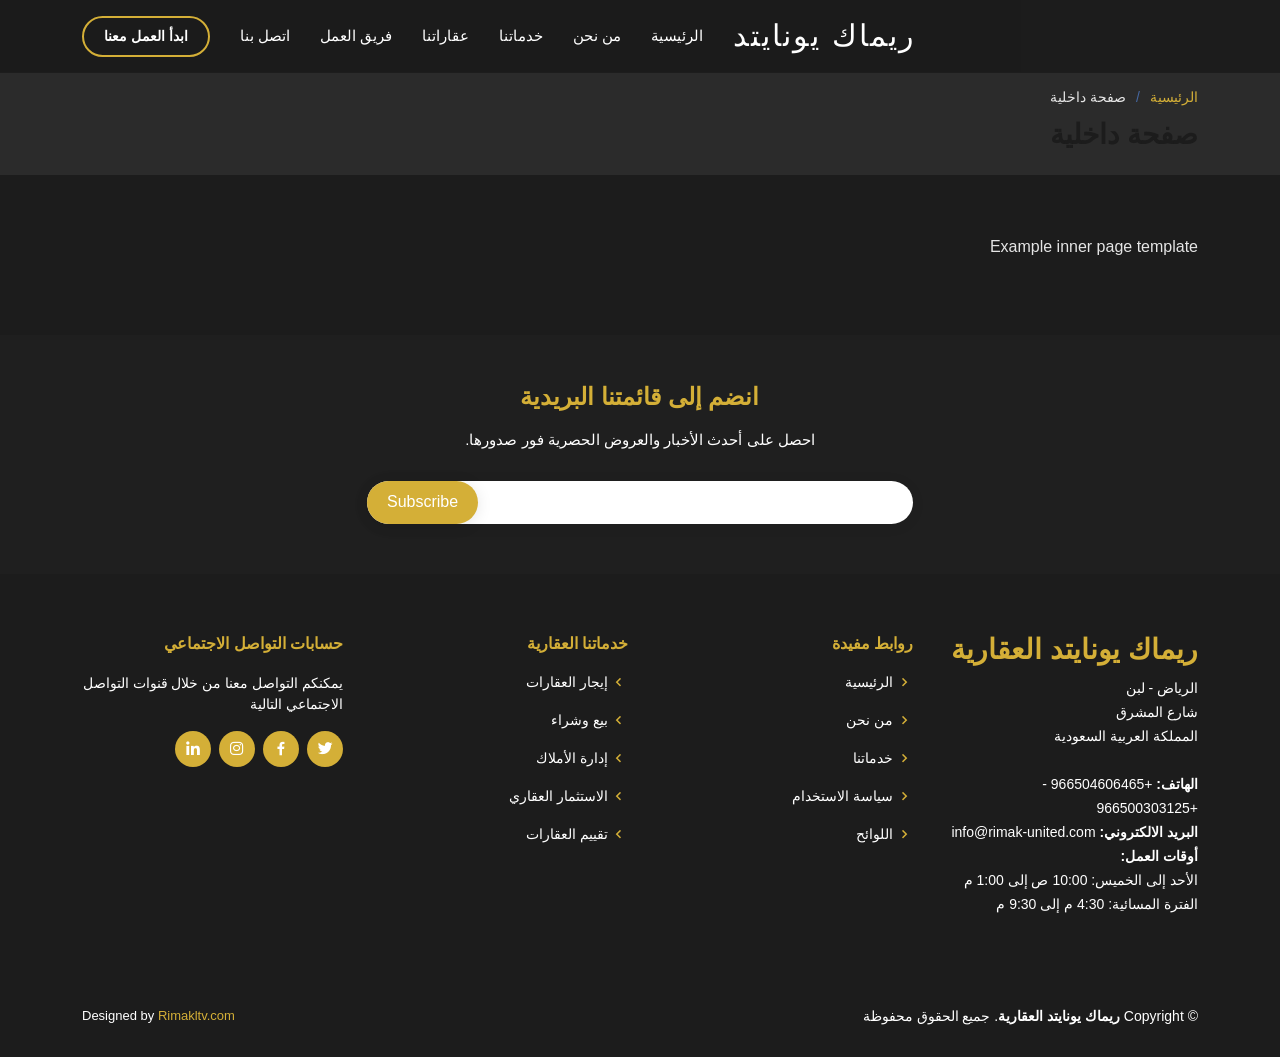
<file: inner-page.html>
<!DOCTYPE html>
<html lang="ar" dir="rtl">

<head>
  <meta charset="utf-8">
  <meta content="width=device-width, initial-scale=1.0" name="viewport">

  <title>ريماك يونايتد العقارية - صفحة داخلية</title>
  <meta content="" name="description">
  <meta content="" name="keywords">

  <!-- Favicons -->
  <link href="assets/img/favicon.png" rel="icon">
  <link href="assets/img/apple-touch-icon.png" rel="apple-touch-icon">

  <!-- Google Fonts -->
  <link
    href="https://fonts.googleapis.com/css?family=Open+Sans:300,300i,400,400i,600,600i,700,700i|Jost:300,300i,400,400i,500,500i,600,600i,700,700i|Poppins:300,300i,400,400i,500,500i,600,600i,700,700i"
    rel="stylesheet">

  <!-- Vendor CSS Files -->
  <link href="assets/vendor/aos/aos.css" rel="stylesheet">
  <link href="assets/vendor/bootstrap/css/bootstrap.min.css" rel="stylesheet">
  <link href="assets/vendor/bootstrap-icons/bootstrap-icons.css" rel="stylesheet">
  <link href="assets/vendor/boxicons/css/boxicons.min.css" rel="stylesheet">
  <link href="assets/vendor/glightbox/css/glightbox.min.css" rel="stylesheet">
  <link href="assets/vendor/remixicon/remixicon.css" rel="stylesheet">
  <link href="assets/vendor/swiper/swiper-bundle.min.css" rel="stylesheet">

  <!-- Template Main CSS File -->
  <link href="assets/css/style.css" rel="stylesheet">

  <!-- =======================================================
  * Template Name: Arsha
  * Template URL: https://bootstrapmade.com/arsha-free-bootstrap-html-template-corporate/
  * Updated: Mar 17 2024 with Bootstrap v5.3.3
  * Author: BootstrapMade.com
  * License: https://bootstrapmade.com/license/
  ======================================================== -->
</head>

<body>

  <!-- ======= Header ======= -->
  <header id="header" class="fixed-top header-inner-pages">
    <div class="container d-flex align-items-center">

      <h1 class="logo me-auto"><a href="index.html">ريماك يونايتد</a></h1>
      <!-- Uncomment below if you prefer to use an image logo -->
      <!-- <a href="index.html" class="logo me-auto"><img src="assets/img/logo.png" alt="" class="img-fluid"></a>-->

      <nav id="navbar" class="navbar">
        <ul>
          <li><a class="nav-link scrollto " href="index.html#hero">الرئيسية</a></li>
          <li><a class="nav-link scrollto" href="index.html#about">من نحن</a></li>
          <li><a class="nav-link scrollto" href="index.html#services">خدماتنا</a></li>
          <li><a class="nav-link   scrollto" href="index.html#portfolio">عقاراتنا</a></li>
          <li><a class="nav-link scrollto" href="index.html#team">فريق العمل</a></li>
          <li><a class="nav-link scrollto" href="index.html#contact">اتصل بنا</a></li>
          <li><a class="getstarted scrollto" href="index.html#about">ابدأ العمل معنا</a></li>
        </ul>
        <i class="bi bi-list mobile-nav-toggle"></i>
      </nav><!-- .navbar -->

    </div>
  </header><!-- End Header -->

  <main id="main">

    <!-- ======= Breadcrumbs ======= -->
    <section id="breadcrumbs" class="breadcrumbs">
      <div class="container">

        <ol>
          <li><a href="index.html">الرئيسية</a></li>
          <li>صفحة داخلية</li>
        </ol>
        <h2>صفحة داخلية</h2>

      </div>
    </section><!-- End Breadcrumbs -->

    <section class="inner-page">
      <div class="container">
        <p>
          Example inner page template
        </p>
      </div>
    </section>

  </main><!-- End #main -->

  <!-- ======= Footer ======= -->
  <footer id="footer">

    <div class="footer-newsletter">
      <div class="container">
        <div class="row justify-content-center">
          <div class="col-lg-6">
            <h4>انضم إلى قائمتنا البريدية</h4>
            <p>احصل على أحدث الأخبار والعروض الحصرية فور صدورها.</p>
            <form action="" method="post">
              <input type="email" name="email"><input type="submit" value="Subscribe">
            </form>
          </div>
        </div>
      </div>
    </div>

    <div class="footer-top">
      <div class="container">
        <div class="row">

          <div class="col-lg-3 col-md-6 footer-contact">
            <h3>ريماك يونايتد العقارية</h3>
            <p>
              الرياض - لبن<br>
              شارع المشرق<br>
              المملكة العربية السعودية<br><br>
              <strong>الهاتف:</strong> +966504606465 - +966500303125<br>
              <strong>البريد الالكتروني:</strong> info@rimak-united.com<br>
              <strong>أوقات العمل:</strong><br>
              الأحد إلى الخميس: 10:00 ص إلى 1:00 م<br>
              الفترة المسائية: 4:30 م إلى 9:30 م<br>
            </p>
          </div>

          <div class="col-lg-3 col-md-6 footer-links">
            <h4>روابط مفيدة</h4>
            <ul>
              <li><i class="bx bx-chevron-right"></i> <a href="index.html#hero">الرئيسية</a></li>
              <li><i class="bx bx-chevron-right"></i> <a href="index.html#about">من نحن</a></li>
              <li><i class="bx bx-chevron-right"></i> <a href="index.html#services">خدماتنا</a></li>
              <li><i class="bx bx-chevron-right"></i> <a href="#">سياسة الاستخدام</a></li>
              <li><i class="bx bx-chevron-right"></i> <a href="#">اللوائح</a></li>
            </ul>
          </div>

          <div class="col-lg-3 col-md-6 footer-links">
            <h4>خدماتنا العقارية</h4>
            <ul>
              <li><i class="bx bx-chevron-left"></i> <a href="#">إيجار العقارات</a></li>
              <li><i class="bx bx-chevron-left"></i> <a href="#">بيع وشراء</a></li>
              <li><i class="bx bx-chevron-left"></i> <a href="#">إدارة الأملاك</a></li>
              <li><i class="bx bx-chevron-left"></i> <a href="#">الاستثمار العقاري</a></li>
              <li><i class="bx bx-chevron-left"></i> <a href="#">تقييم العقارات</a></li>
            </ul>
          </div>

          <div class="col-lg-3 col-md-6 footer-links">
            <h4>حسابات التواصل الاجتماعي</h4>
            <p>يمكنكم التواصل معنا من خلال قنوات التواصل الاجتماعي التالية</p>
            <div class="social-links mt-3">
              <a href="#" class="twitter"><i class="bx bxl-twitter"></i></a>
              <a href="#" class="facebook"><i class="bx bxl-facebook"></i></a>
              <a href="#" class="instagram"><i class="bx bxl-instagram"></i></a>
              <a href="#" class="linkedin"><i class="bx bxl-linkedin"></i></a>
            </div>
          </div>

        </div>
      </div>
    </div>

    <div class="container footer-bottom clearfix">
      <div class="copyright">
        &copy; Copyright <strong><span>ريماك يونايتد العقارية</span></strong>. جميع الحقوق محفوظة
      </div>
      <div class="credits">
        <!-- All the links in the footer should remain intact. -->
        <!-- You can delete the links only if you purchased the pro version. -->
        <!-- Licensing information: https://bootstrapmade.com/license/ -->
        <!-- Purchase the pro version with working PHP/AJAX contact form: https://bootstrapmade.com/arsha-free-bootstrap-html-template-corporate/ -->
        Designed by <a href="https://rimakltv.com/">Rimakltv.com</a>
      </div>
    </div>
  </footer><!-- End Footer -->

  <div id="preloader"></div>
  <a href="#" class="back-to-top d-flex align-items-center justify-content-center"><i
      class="bi bi-arrow-up-short"></i></a>

  <!-- Vendor JS Files -->
  <script src="assets/vendor/aos/aos.js"></script>
  <script src="assets/vendor/bootstrap/js/bootstrap.bundle.min.js"></script>
  <script src="assets/vendor/glightbox/js/glightbox.min.js"></script>
  <script src="assets/vendor/isotope-layout/isotope.pkgd.min.js"></script>
  <script src="assets/vendor/swiper/swiper-bundle.min.js"></script>
  <script src="assets/vendor/waypoints/noframework.waypoints.js"></script>
  <script src="assets/vendor/php-email-form/validate.js"></script>

  <!-- Template Main JS File -->
  <script src="assets/js/main.js"></script>

</body>

</html>
</file>
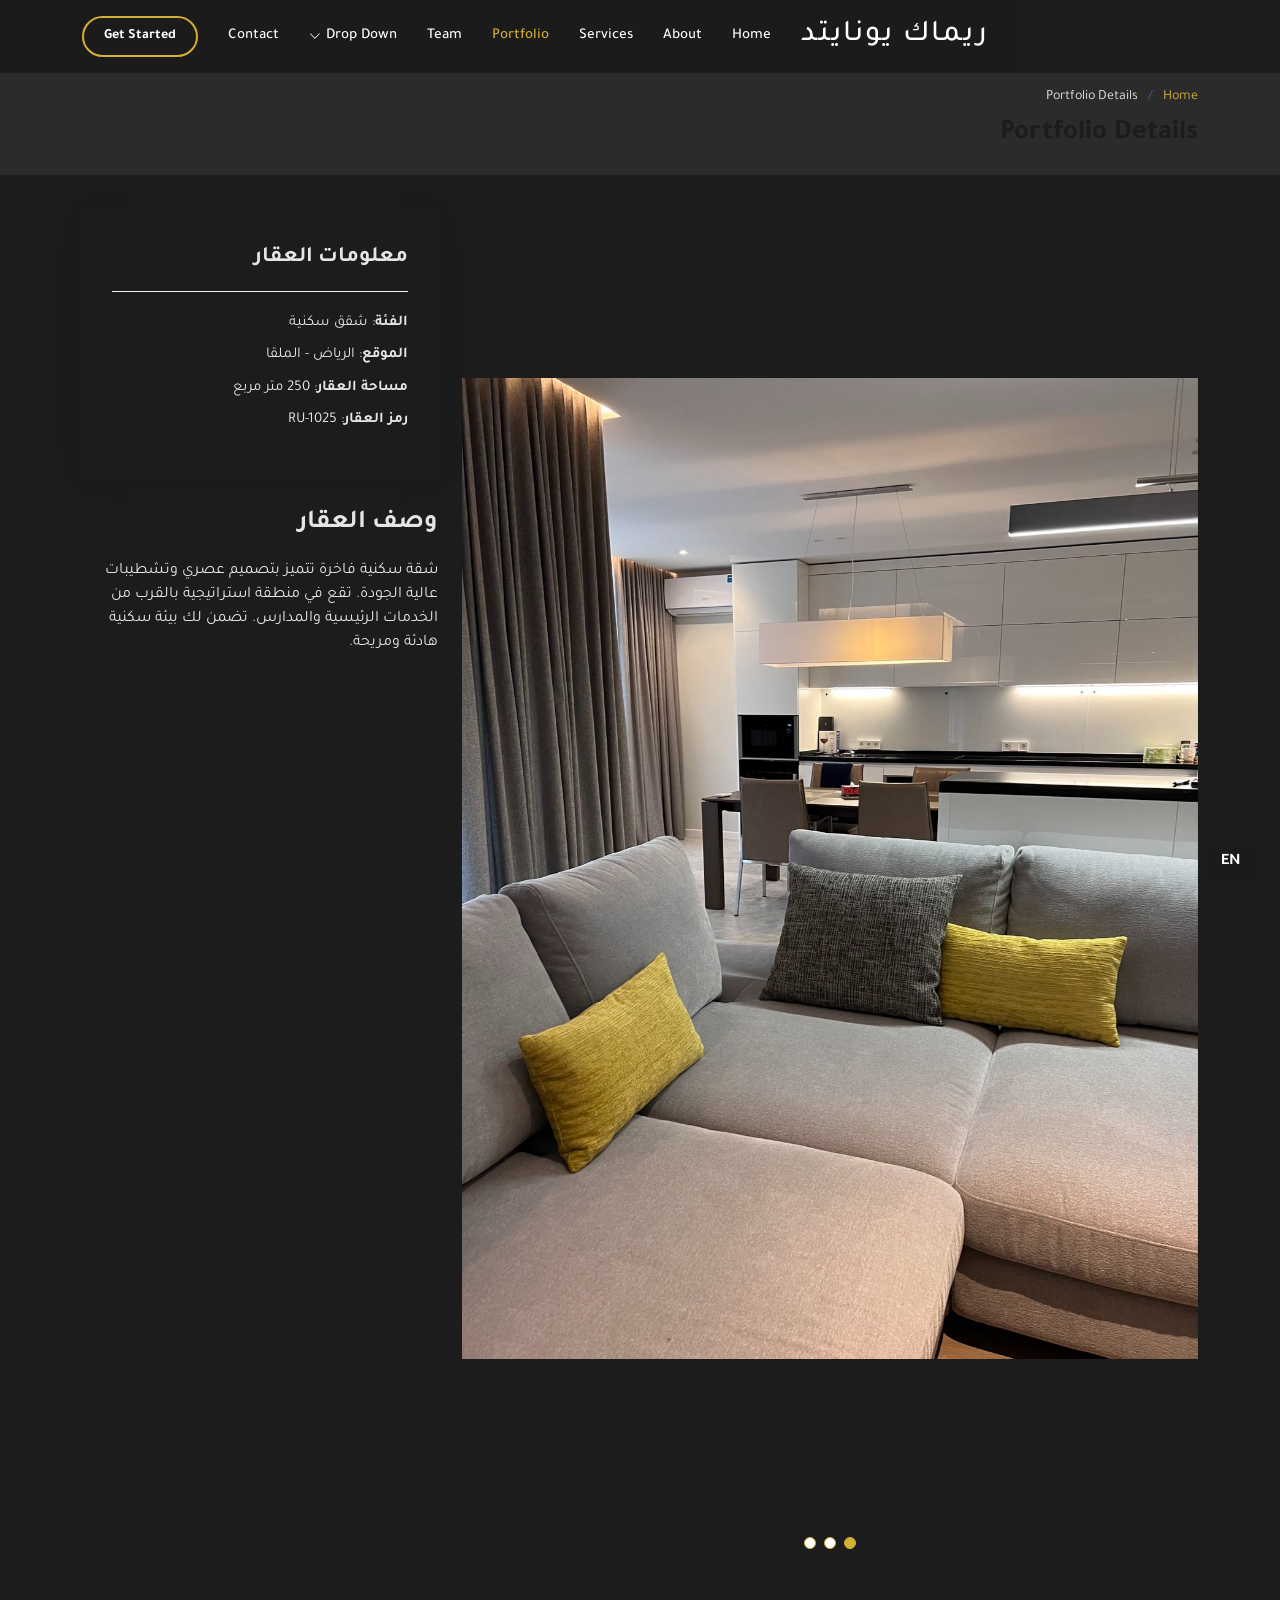
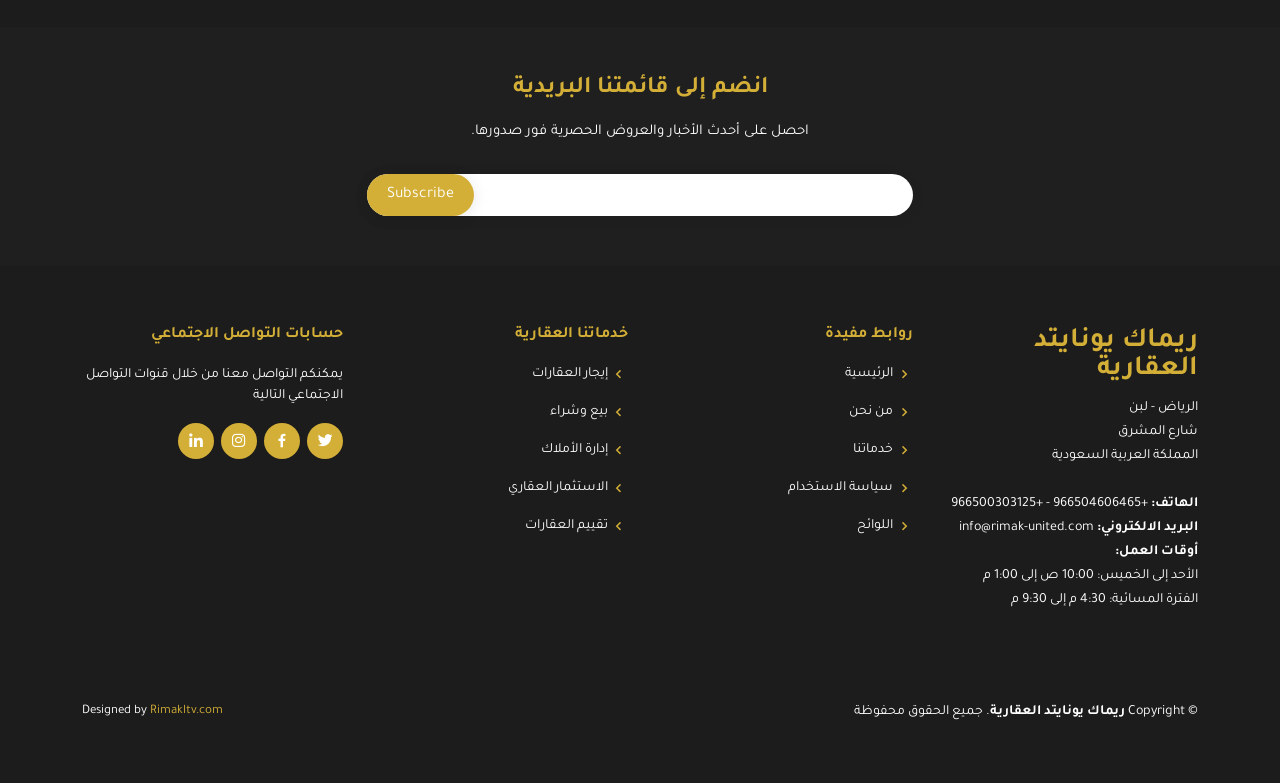
<file: portfolio-details.html>
<!DOCTYPE html>
<html lang="ar" dir="rtl">
<head>
  <meta charset="utf-8">
  <meta content="width=device-width, initial-scale=1.0" name="viewport">

  <title>ريماك يونايتد العقارية - تفاصيل العقار</title>
  <meta content="" name="description">
  <meta content="" name="keywords">

  <!-- Favicons -->
  <link href="assets/img/favicon.png" rel="icon">
  <link href="assets/img/apple-touch-icon.png" rel="apple-touch-icon">

  <!-- Google Fonts -->
<link href="https://fonts.googleapis.com/css2?family=Tajawal:wght@300;400;500;700&display=swap" rel="stylesheet">

  <!-- Vendor CSS Files -->
  <link href="assets/vendor/aos/aos.css" rel="stylesheet">
  <link href="assets/vendor/bootstrap/css/bootstrap.min.css" rel="stylesheet">
  <link href="assets/vendor/bootstrap-icons/bootstrap-icons.css" rel="stylesheet">
  <link href="assets/vendor/boxicons/css/boxicons.min.css" rel="stylesheet">
  <link href="assets/vendor/glightbox/css/glightbox.min.css" rel="stylesheet">
  <link href="assets/vendor/remixicon/remixicon.css" rel="stylesheet">
  <link href="assets/vendor/swiper/swiper-bundle.min.css" rel="stylesheet">

  <!-- Template Main CSS File -->
  <link href="assets/css/style.css" rel="stylesheet">

  <!-- =======================================================
  * Template Name: Arsha
  * Template URL: https://bootstrapmade.com/arsha-free-bootstrap-html-template-corporate/
  * Updated: Mar 17 2024 with Bootstrap v5.3.3
  * Author: BootstrapMade.com
  * License: https://bootstrapmade.com/license/
  ======================================================== -->
</head>

<body>

  <!-- ======= Header ======= -->
  <header id="header" class="fixed-top header-inner-pages">
    <div class="container d-flex align-items-center">

      <h1 class="logo me-auto"><a href="index.html">ريماك يونايتد</a></h1>
      <!-- Uncomment below if you prefer to use an image logo -->
      <!-- <a href="index.html" class="logo me-auto"><img src="assets/img/logo.png" alt="" class="img-fluid"></a>-->

      <nav id="navbar" class="navbar">
        <ul>
          <li><a class="nav-link scrollto " href="#hero">Home</a></li>
          <li><a class="nav-link scrollto" href="#about">About</a></li>
          <li><a class="nav-link scrollto" href="#services">Services</a></li>
          <li><a class="nav-link  active scrollto" href="#portfolio">Portfolio</a></li>
          <li><a class="nav-link scrollto" href="#team">Team</a></li>
          <li class="dropdown"><a href="#"><span>Drop Down</span> <i class="bi bi-chevron-down"></i></a>
            <ul>
              <li><a href="#">Drop Down 1</a></li>
              <li class="dropdown"><a href="#"><span>Deep Drop Down</span> <i class="bi bi-chevron-right"></i></a>
                <ul>
                  <li><a href="#">Deep Drop Down 1</a></li>
                  <li><a href="#">Deep Drop Down 2</a></li>
                  <li><a href="#">Deep Drop Down 3</a></li>
                  <li><a href="#">Deep Drop Down 4</a></li>
                  <li><a href="#">Deep Drop Down 5</a></li>
                </ul>
              </li>
              <li><a href="#">Drop Down 2</a></li>
              <li><a href="#">Drop Down 3</a></li>
              <li><a href="#">Drop Down 4</a></li>
            </ul>
          </li>
          <li><a class="nav-link scrollto" href="#contact">Contact</a></li>
          <li><a class="getstarted scrollto" href="#about">Get Started</a></li>
        </ul>
        <i class="bi bi-list mobile-nav-toggle"></i>
      </nav><!-- .navbar -->

    </div>
  </header><!-- End Header -->

  <main id="main">

    <!-- ======= Breadcrumbs ======= -->
    <section id="breadcrumbs" class="breadcrumbs">
      <div class="container">

        <ol>
          <li><a href="index.html">Home</a></li>
          <li>Portfolio Details</li>
        </ol>
        <h2>Portfolio Details</h2>

      </div>
    </section><!-- End Breadcrumbs -->

    <!-- ======= Portfolio Details Section ======= -->
    <section id="portfolio-details" class="portfolio-details">
      <div class="container">

        <div class="row gy-4">

          <div class="col-lg-8">
            <div class="portfolio-details-slider swiper">
              <div class="swiper-wrapper align-items-center">

                <div class="swiper-slide">
                  <img src="assets/img/portfolio/flat-1.webp" alt="">
                </div>

                <div class="swiper-slide">
                  <img src="assets/img/portfolio/flat-2.webp" alt="">
                </div>

                <div class="swiper-slide">
                  <img src="assets/img/portfolio/flat-3.webp" alt="">
                </div>

              </div>
              <div class="swiper-pagination"></div>
            </div>
          </div>

          <div class="col-lg-4">
            <div class="portfolio-info">
              <h3>معلومات العقار</h3>
              <ul>
                <li><strong>الفئة</strong>: شقق سكنية</li>
                <li><strong>الموقع</strong>: الرياض - الملقا</li>
                <li><strong>مساحة العقار</strong>: 250 متر مربع</li>
                <li><strong>رمز العقار</strong>: RU-1025</li>
              </ul>
            </div>
            <div class="portfolio-description">
              <h2>وصف العقار</h2>
              <p>
                شقة سكنية فاخرة تتميز بتصميم عصري وتشطيبات عالية الجودة. تقع في منطقة استراتيجية بالقرب من الخدمات الرئيسية والمدارس. تضمن لك بيئة سكنية هادئة ومريحة.
              </p>
            </div>
          </div>

        </div>

      </div>
    </section><!-- End Portfolio Details Section -->

  </main><!-- End #main -->

  <!-- ======= Footer ======= -->
<footer id="footer">

    <div class="footer-newsletter">
      <div class="container">
        <div class="row justify-content-center">
          <div class="col-lg-6">
            <h4>انضم إلى قائمتنا البريدية</h4>
            <p>احصل على أحدث الأخبار والعروض الحصرية فور صدورها.</p>
            <form action="" method="post">
              <input type="email" name="email"><input type="submit" value="Subscribe">
            </form>
          </div>
        </div>
      </div>
    </div>

    <div class="footer-top">
      <div class="container">
        <div class="row">

          <div class="col-lg-3 col-md-6 footer-contact">
            <h3>ريماك يونايتد العقارية</h3>
            <p>
              الرياض - لبن<br>
              شارع المشرق<br>
              المملكة العربية السعودية<br><br>
              <strong>الهاتف:</strong> +966504606465 - +966500303125<br>
              <strong>البريد الالكتروني:</strong> info@rimak-united.com<br>
              <strong>أوقات العمل:</strong><br>
              الأحد إلى الخميس: 10:00 ص إلى 1:00 م<br>
              الفترة المسائية: 4:30 م إلى 9:30 م<br>
            </p>
          </div>

          <div class="col-lg-3 col-md-6 footer-links">
            <h4>روابط مفيدة</h4>
            <ul>
              <li><i class="bx bx-chevron-right"></i> <a href="index.html#hero">الرئيسية</a></li>
              <li><i class="bx bx-chevron-right"></i> <a href="index.html#about">من نحن</a></li>
              <li><i class="bx bx-chevron-right"></i> <a href="index.html#services">خدماتنا</a></li>
              <li><i class="bx bx-chevron-right"></i> <a href="#">سياسة الاستخدام</a></li>
              <li><i class="bx bx-chevron-right"></i> <a href="#">اللوائح</a></li>
            </ul>
          </div>

          <div class="col-lg-3 col-md-6 footer-links">
            <h4>خدماتنا العقارية</h4>
            <ul>
              <li><i class="bx bx-chevron-left"></i> <a href="#">إيجار العقارات</a></li>
              <li><i class="bx bx-chevron-left"></i> <a href="#">بيع وشراء</a></li>
              <li><i class="bx bx-chevron-left"></i> <a href="#">إدارة الأملاك</a></li>
              <li><i class="bx bx-chevron-left"></i> <a href="#">الاستثمار العقاري</a></li>
              <li><i class="bx bx-chevron-left"></i> <a href="#">تقييم العقارات</a></li>
            </ul>
          </div>

          <div class="col-lg-3 col-md-6 footer-links">
            <h4>حسابات التواصل الاجتماعي</h4>
            <p>يمكنكم التواصل معنا من خلال قنوات التواصل الاجتماعي التالية</p>
            <div class="social-links mt-3">
              <a href="#" class="twitter"><i class="bx bxl-twitter"></i></a>
              <a href="#" class="facebook"><i class="bx bxl-facebook"></i></a>
              <a href="#" class="instagram"><i class="bx bxl-instagram"></i></a>
              <a href="#" class="linkedin"><i class="bx bxl-linkedin"></i></a>
            </div>
          </div>

        </div>
      </div>
    </div>

    <div class="container footer-bottom clearfix">
      <div class="copyright">
        &copy; Copyright <strong><span>ريماك يونايتد العقارية</span></strong>. جميع الحقوق محفوظة
      </div>
      <div class="credits">
        Designed by <a href="https://rimakltv.com/">Rimakltv.com</a>
      </div>
    </div>
  </footer><!-- End Footer -->

  <div id="preloader"></div>
  <a href="#" class="back-to-top d-flex align-items-center justify-content-center"><i class="bi bi-arrow-up-short"></i></a>

  <!-- Vendor JS Files -->
  <script src="assets/vendor/aos/aos.js"></script>
  <script src="assets/vendor/bootstrap/js/bootstrap.bundle.min.js"></script>
  <script src="assets/vendor/glightbox/js/glightbox.min.js"></script>
  <script src="assets/vendor/isotope-layout/isotope.pkgd.min.js"></script>
  <script src="assets/vendor/swiper/swiper-bundle.min.js"></script>
  <script src="assets/vendor/waypoints/noframework.waypoints.js"></script>
  <script src="assets/vendor/php-email-form/validate.js"></script>

  <!-- Template Main JS File -->
  <script src="assets/js/main.js"></script>


  <a id="language-bar" href="EN/index.html">EN</a>

</body>

</html>
</file>
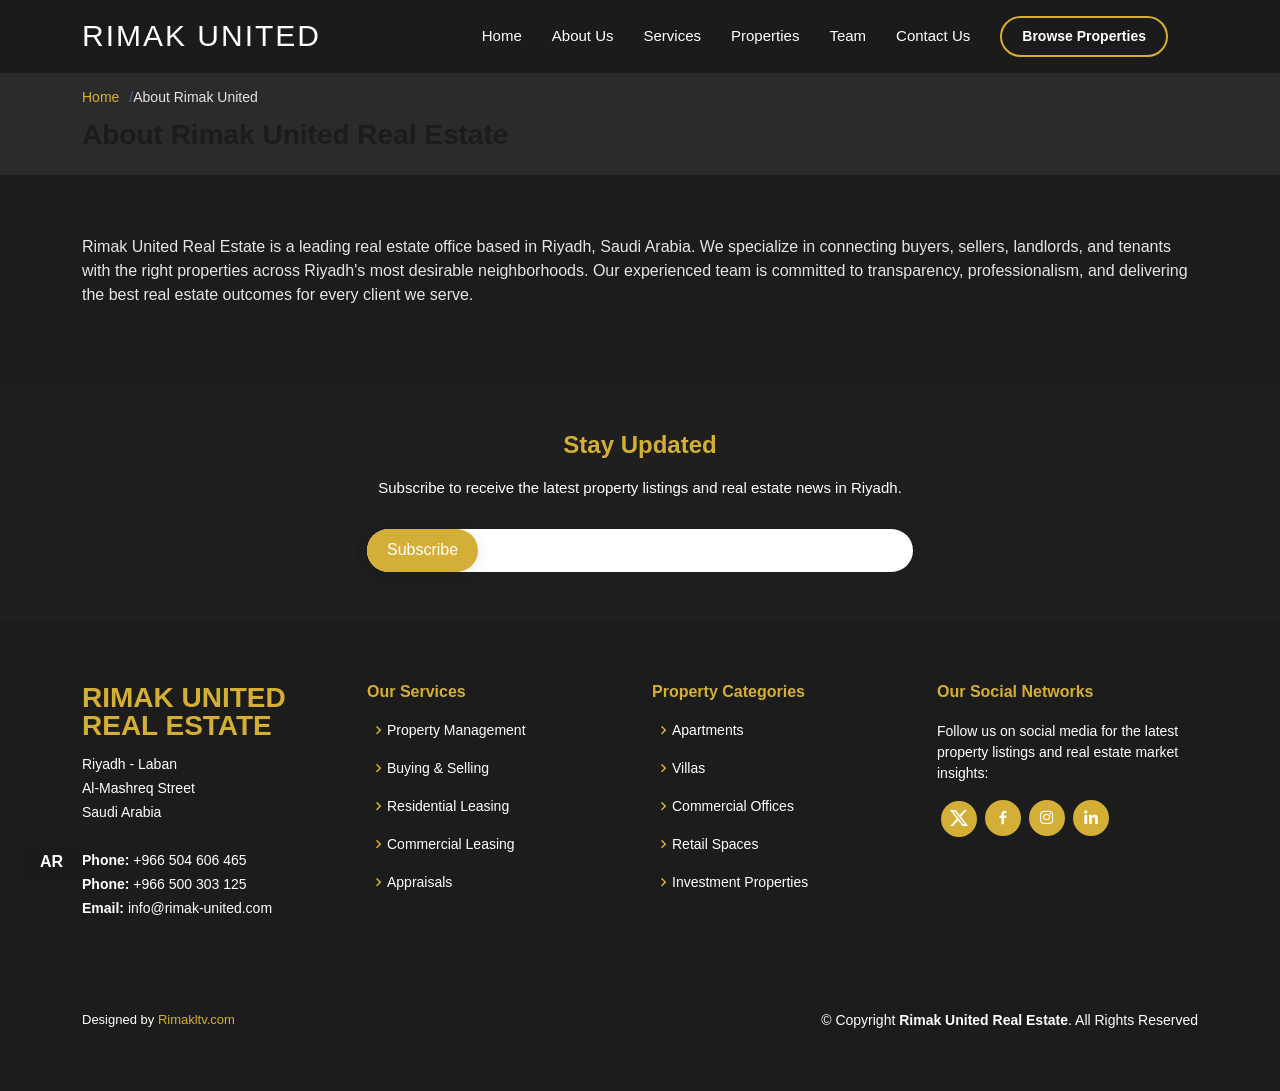
<file: EN/inner-page.html>
<!DOCTYPE html>
<html lang="en">

<head>
  <meta charset="utf-8">
  <meta content="width=device-width, initial-scale=1.0" name="viewport">

  <title>Inner Page - Rimak United Real Estate</title>
  <meta content="Rimak United Real Estate — your trusted partner for buying, selling, renting, and managing properties in Riyadh, Saudi Arabia." name="description">
  <meta content="real estate Riyadh, property management, Rimak United, buy sell rent property Saudi Arabia" name="keywords">

  <!-- Favicons -->
  <link href="assets/img/rima1.png?v=2" rel="icon" type="image/png">
  <link href="assets/img/rima1.png?v=2" rel="apple-touch-icon">

  <!-- Google Fonts -->
  <link href="https://fonts.googleapis.com/css?family=Open+Sans:300,300i,400,400i,600,600i,700,700i|Jost:300,300i,400,400i,500,500i,600,600i,700,700i|Poppins:300,300i,400,400i,500,500i,600,600i,700,700i" rel="stylesheet">

  <!-- Vendor CSS Files -->
  <link href="assets/vendor/aos/aos.css" rel="stylesheet">
  <link href="assets/vendor/bootstrap/css/bootstrap.min.css" rel="stylesheet">
  <link href="assets/vendor/bootstrap-icons/bootstrap-icons.css" rel="stylesheet">
  <link href="assets/vendor/boxicons/css/boxicons.min.css" rel="stylesheet">
  <link href="assets/vendor/glightbox/css/glightbox.min.css" rel="stylesheet">
  <link href="assets/vendor/remixicon/remixicon.css" rel="stylesheet">
  <link href="assets/vendor/swiper/swiper-bundle.min.css" rel="stylesheet">

  <!-- Template Main CSS File -->
  <link href="assets/css/style.css" rel="stylesheet">

  <!-- =======================================================
  * Template Name: Arsha
  * Template URL: https://bootstrapmade.com/arsha-free-bootstrap-html-template-corporate/
  * Updated: Mar 17 2024 with Bootstrap v5.3.3
  * Author: BootstrapMade.com
  * License: https://bootstrapmade.com/license/
  ======================================================== -->
</head>

<body>

  <!-- ======= Header ======= -->
  <header id="header" class="fixed-top header-inner-pages">
    <div class="container d-flex align-items-center">

      <h1 class="logo me-auto"><a href="index.html">Rimak United</a></h1>
      <!-- Uncomment below if you prefer to use an image logo -->
      <!-- <a href="index.html" class="logo me-auto"><img src="assets/img/logo.png" alt="" class="img-fluid"></a>-->

      <nav id="navbar" class="navbar">
        <ul>
          <li><a class="nav-link scrollto" href="index.html#hero">Home</a></li>
          <li><a class="nav-link scrollto" href="index.html#about">About Us</a></li>
          <li><a class="nav-link scrollto" href="index.html#services">Services</a></li>
          <li><a class="nav-link scrollto" href="index.html#portfolio">Properties</a></li>
          <li><a class="nav-link scrollto" href="index.html#team">Team</a></li>
          <li><a class="nav-link scrollto" href="index.html#contact">Contact Us</a></li>
          <li><a class="getstarted scrollto" href="index.html#portfolio">Browse Properties</a></li>
        </ul>
        <i class="bi bi-list mobile-nav-toggle"></i>
      </nav><!-- .navbar -->

    </div>
  </header><!-- End Header -->

  <main id="main">

    <!-- ======= Breadcrumbs ======= -->
    <section id="breadcrumbs" class="breadcrumbs">
      <div class="container">

        <ol>
          <li><a href="index.html">Home</a></li>
          <li>About Rimak United</li>
        </ol>
        <h2>About Rimak United Real Estate</h2>

      </div>
    </section><!-- End Breadcrumbs -->

    <section class="inner-page">
      <div class="container">
        <p>
          Rimak United Real Estate is a leading real estate office based in Riyadh, Saudi Arabia.
          We specialize in connecting buyers, sellers, landlords, and tenants with the right properties
          across Riyadh's most desirable neighborhoods. Our experienced team is committed to transparency,
          professionalism, and delivering the best real estate outcomes for every client we serve.
        </p>
      </div>
    </section>

  </main><!-- End #main -->

  <!-- ======= Footer ======= -->
  <footer id="footer">

    <div class="footer-newsletter">
      <div class="container">
        <div class="row justify-content-center">
          <div class="col-lg-6">
            <h4>Stay Updated</h4>
            <p>Subscribe to receive the latest property listings and real estate news in Riyadh.</p>
            <form action="" method="post">
              <input type="email" name="email"><input type="submit" value="Subscribe">
            </form>
          </div>
        </div>
      </div>
    </div>

    <div class="footer-top">
      <div class="container">
        <div class="row">

          <div class="col-lg-3 col-md-6 footer-contact">
            <h3>Rimak United Real Estate</h3>
            <p>
              Riyadh - Laban<br>
              Al-Mashreq Street<br>
              Saudi Arabia <br><br>
              <strong>Phone:</strong> +966 504 606 465<br>
              <strong>Phone:</strong> +966 500 303 125<br>
              <strong>Email:</strong> info@rimak-united.com<br>
            </p>
          </div>

          <div class="col-lg-3 col-md-6 footer-links">
            <h4>Our Services</h4>
            <ul>
              <li><i class="bx bx-chevron-right"></i> <a href="#">Property Management</a></li>
              <li><i class="bx bx-chevron-right"></i> <a href="#">Buying &amp; Selling</a></li>
              <li><i class="bx bx-chevron-right"></i> <a href="#">Residential Leasing</a></li>
              <li><i class="bx bx-chevron-right"></i> <a href="#">Commercial Leasing</a></li>
              <li><i class="bx bx-chevron-right"></i> <a href="#">Appraisals</a></li>
            </ul>
          </div>

          <div class="col-lg-3 col-md-6 footer-links">
            <h4>Property Categories</h4>
            <ul>
              <li><i class="bx bx-chevron-right"></i> <a href="#">Apartments</a></li>
              <li><i class="bx bx-chevron-right"></i> <a href="#">Villas</a></li>
              <li><i class="bx bx-chevron-right"></i> <a href="#">Commercial Offices</a></li>
              <li><i class="bx bx-chevron-right"></i> <a href="#">Retail Spaces</a></li>
              <li><i class="bx bx-chevron-right"></i> <a href="#">Investment Properties</a></li>
            </ul>
          </div>

          <div class="col-lg-3 col-md-6 footer-links">
            <h4>Our Social Networks</h4>
            <p>Follow us on social media for the latest property listings and real estate market insights:</p>
            <div class="social-links mt-3">
              <a href="#" class="twitter"><i class="bi bi-twitter-x"></i></a>
              <a href="#" class="facebook"><i class="bx bxl-facebook"></i></a>
              <a href="#" class="instagram"><i class="bx bxl-instagram"></i></a>
              <a href="#" class="linkedin"><i class="bx bxl-linkedin"></i></a>
            </div>
          </div>

        </div>
      </div>
    </div>

    <div class="container footer-bottom clearfix">
      <div class="copyright">
        &copy; Copyright <strong><span>Rimak United Real Estate</span></strong>. All Rights Reserved
      </div>
      <div class="credits">
        <!-- All the links in the footer should remain intact. -->
        <!-- You can delete the links only if you purchased the pro version. -->
        <!-- Licensing information: https://bootstrapmade.com/license/ -->
        <!-- Purchase the pro version with working PHP/AJAX contact form: https://bootstrapmade.com/arsha-free-bootstrap-html-template-corporate/ -->
        Designed by <a href="https://rimakltv.com/">Rimakltv.com</a>
      </div>
    </div>
  </footer><!-- End Footer -->

  <div id="preloader"></div>
  <a href="#" class="back-to-top d-flex align-items-center justify-content-center"><i class="bi bi-arrow-up-short"></i></a>

  <!-- Vendor JS Files -->
  <script src="assets/vendor/aos/aos.js"></script>
  <script src="assets/vendor/bootstrap/js/bootstrap.bundle.min.js"></script>
  <script src="assets/vendor/glightbox/js/glightbox.min.js"></script>
  <script src="assets/vendor/isotope-layout/isotope.pkgd.min.js"></script>
  <script src="assets/vendor/swiper/swiper-bundle.min.js"></script>
  <script src="assets/vendor/waypoints/noframework.waypoints.js"></script>
  <script src="assets/vendor/php-email-form/validate.js"></script>

  <!-- Template Main JS File -->
  <script src="assets/js/main.js"></script>
  <a id="language-bar" href="../inner-page.html">AR</a>

</body>

</html>
</file>
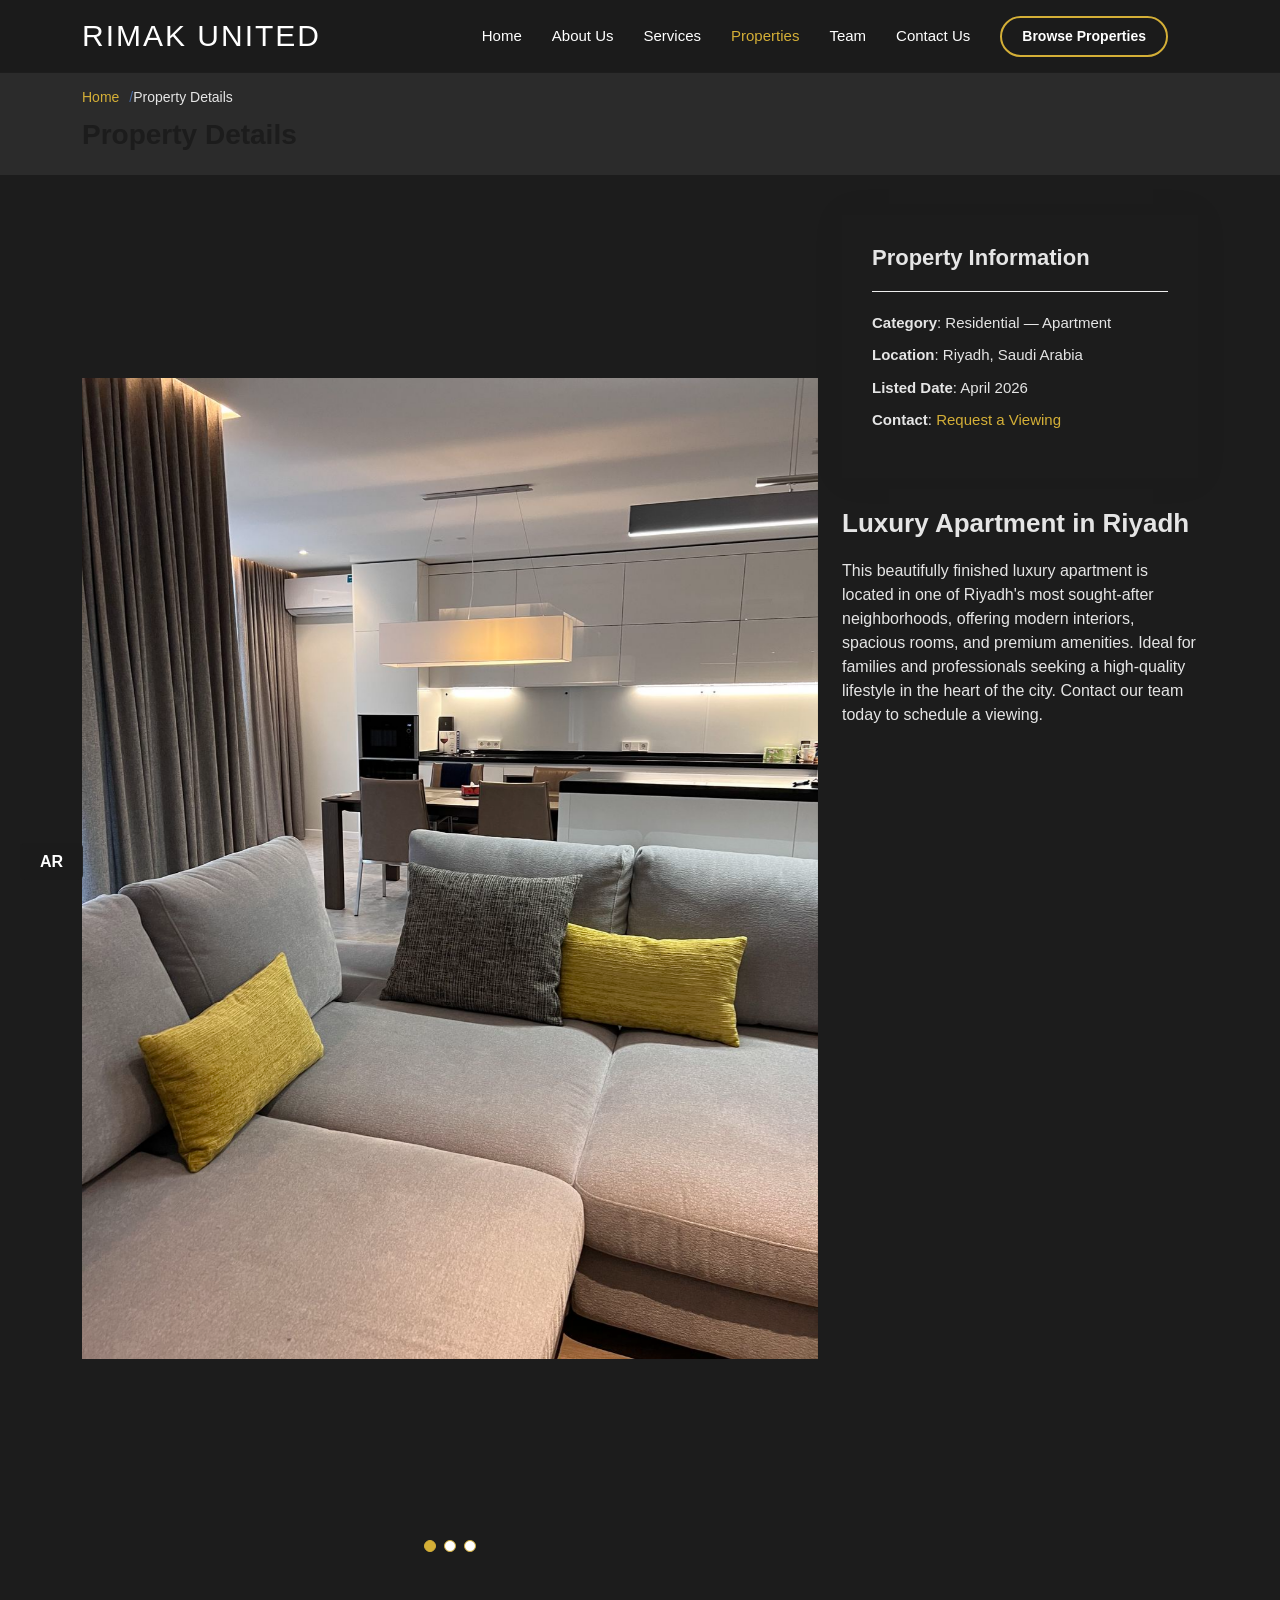
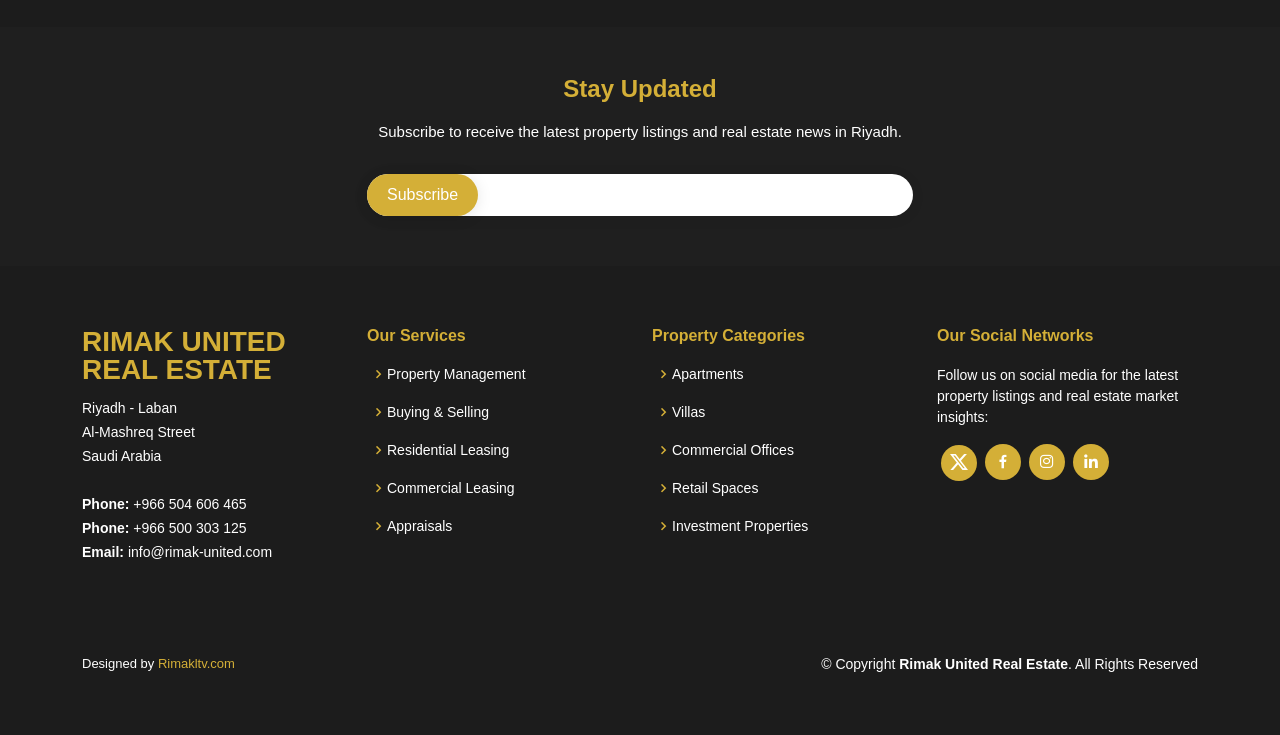
<file: EN/portfolio-details.html>
<!DOCTYPE html>
<html lang="en">

<head>
  <meta charset="utf-8">
  <meta content="width=device-width, initial-scale=1.0" name="viewport">

  <title>Property Details - Rimak United Real Estate</title>
  <meta content="View detailed information about this property listed by Rimak United Real Estate in Riyadh." name="description">
  <meta content="property details, real estate Riyadh, apartments, villas, commercial, Rimak United" name="keywords">

  <!-- Favicons -->
  <link href="assets/img/rima1.png?v=2" rel="icon" type="image/png">
  <link href="assets/img/rima1.png?v=2" rel="apple-touch-icon">

  <!-- Google Fonts -->
  <link href="https://fonts.googleapis.com/css?family=Open+Sans:300,300i,400,400i,600,600i,700,700i|Jost:300,300i,400,400i,500,500i,600,600i,700,700i|Poppins:300,300i,400,400i,500,500i,600,600i,700,700i" rel="stylesheet">

  <!-- Vendor CSS Files -->
  <link href="assets/vendor/aos/aos.css" rel="stylesheet">
  <link href="assets/vendor/bootstrap/css/bootstrap.min.css" rel="stylesheet">
  <link href="assets/vendor/bootstrap-icons/bootstrap-icons.css" rel="stylesheet">
  <link href="assets/vendor/boxicons/css/boxicons.min.css" rel="stylesheet">
  <link href="assets/vendor/glightbox/css/glightbox.min.css" rel="stylesheet">
  <link href="assets/vendor/remixicon/remixicon.css" rel="stylesheet">
  <link href="assets/vendor/swiper/swiper-bundle.min.css" rel="stylesheet">

  <!-- Template Main CSS File -->
  <link href="assets/css/style.css" rel="stylesheet">

  <!-- =======================================================
  * Template Name: Arsha
  * Template URL: https://bootstrapmade.com/arsha-free-bootstrap-html-template-corporate/
  * Updated: Mar 17 2024 with Bootstrap v5.3.3
  * Author: BootstrapMade.com
  * License: https://bootstrapmade.com/license/
  ======================================================== -->
</head>

<body>

  <!-- ======= Header ======= -->
  <header id="header" class="fixed-top header-inner-pages">
    <div class="container d-flex align-items-center">

      <h1 class="logo me-auto"><a href="index.html">Rimak United</a></h1>
      <!-- Uncomment below if you prefer to use an image logo -->
      <!-- <a href="index.html" class="logo me-auto"><img src="assets/img/logo.png" alt="" class="img-fluid"></a>-->

      <nav id="navbar" class="navbar">
        <ul>
          <li><a class="nav-link scrollto" href="index.html#hero">Home</a></li>
          <li><a class="nav-link scrollto" href="index.html#about">About Us</a></li>
          <li><a class="nav-link scrollto" href="index.html#services">Services</a></li>
          <li><a class="nav-link active scrollto" href="index.html#portfolio">Properties</a></li>
          <li><a class="nav-link scrollto" href="index.html#team">Team</a></li>
          <li><a class="nav-link scrollto" href="index.html#contact">Contact Us</a></li>
          <li><a class="getstarted scrollto" href="index.html#portfolio">Browse Properties</a></li>
        </ul>
        <i class="bi bi-list mobile-nav-toggle"></i>
      </nav><!-- .navbar -->

    </div>
  </header><!-- End Header -->

  <main id="main">

    <!-- ======= Breadcrumbs ======= -->
    <section id="breadcrumbs" class="breadcrumbs">
      <div class="container">

        <ol>
          <li><a href="index.html">Home</a></li>
          <li>Property Details</li>
        </ol>
        <h2>Property Details</h2>

      </div>
    </section><!-- End Breadcrumbs -->

    <!-- ======= Portfolio Details Section ======= -->
    <section id="portfolio-details" class="portfolio-details">
      <div class="container">

        <div class="row gy-4">

          <div class="col-lg-8">
            <div class="portfolio-details-slider swiper">
              <div class="swiper-wrapper align-items-center">

                <div class="swiper-slide">
                  <img src="assets/img/portfolio/flat-1.webp" alt="">
                </div>

                <div class="swiper-slide">
                  <img src="assets/img/portfolio/flat-2.webp" alt="">
                </div>

                <div class="swiper-slide">
                  <img src="assets/img/portfolio/flat-3.webp" alt="">
                </div>

              </div>
              <div class="swiper-pagination"></div>
            </div>
          </div>

          <div class="col-lg-4">
            <div class="portfolio-info">
              <h3>Property Information</h3>
              <ul>
                <li><strong>Category</strong>: Residential — Apartment</li>
                <li><strong>Location</strong>: Riyadh, Saudi Arabia</li>
                <li><strong>Listed Date</strong>: April 2026</li>
                <li><strong>Contact</strong>: <a href="index.html#contact">Request a Viewing</a></li>
              </ul>
            </div>
            <div class="portfolio-description">
              <h2>Luxury Apartment in Riyadh</h2>
              <p>
                This beautifully finished luxury apartment is located in one of Riyadh's most sought-after
                neighborhoods, offering modern interiors, spacious rooms, and premium amenities. Ideal for
                families and professionals seeking a high-quality lifestyle in the heart of the city.
                Contact our team today to schedule a viewing.
              </p>
            </div>
          </div>

        </div>

      </div>
    </section><!-- End Portfolio Details Section -->

  </main><!-- End #main -->

  <!-- ======= Footer ======= -->
  <footer id="footer">

    <div class="footer-newsletter">
      <div class="container">
        <div class="row justify-content-center">
          <div class="col-lg-6">
            <h4>Stay Updated</h4>
            <p>Subscribe to receive the latest property listings and real estate news in Riyadh.</p>
            <form action="" method="post">
              <input type="email" name="email"><input type="submit" value="Subscribe">
            </form>
          </div>
        </div>
      </div>
    </div>

    <div class="footer-top">
      <div class="container">
        <div class="row">

          <div class="col-lg-3 col-md-6 footer-contact">
            <h3>Rimak United Real Estate</h3>
            <p>
              Riyadh - Laban<br>
              Al-Mashreq Street<br>
              Saudi Arabia <br><br>
              <strong>Phone:</strong> +966 504 606 465<br>
              <strong>Phone:</strong> +966 500 303 125<br>
              <strong>Email:</strong> info@rimak-united.com<br>
            </p>
          </div>

          <div class="col-lg-3 col-md-6 footer-links">
            <h4>Our Services</h4>
            <ul>
              <li><i class="bx bx-chevron-right"></i> <a href="#">Property Management</a></li>
              <li><i class="bx bx-chevron-right"></i> <a href="#">Buying &amp; Selling</a></li>
              <li><i class="bx bx-chevron-right"></i> <a href="#">Residential Leasing</a></li>
              <li><i class="bx bx-chevron-right"></i> <a href="#">Commercial Leasing</a></li>
              <li><i class="bx bx-chevron-right"></i> <a href="#">Appraisals</a></li>
            </ul>
          </div>

          <div class="col-lg-3 col-md-6 footer-links">
            <h4>Property Categories</h4>
            <ul>
              <li><i class="bx bx-chevron-right"></i> <a href="#">Apartments</a></li>
              <li><i class="bx bx-chevron-right"></i> <a href="#">Villas</a></li>
              <li><i class="bx bx-chevron-right"></i> <a href="#">Commercial Offices</a></li>
              <li><i class="bx bx-chevron-right"></i> <a href="#">Retail Spaces</a></li>
              <li><i class="bx bx-chevron-right"></i> <a href="#">Investment Properties</a></li>
            </ul>
          </div>

          <div class="col-lg-3 col-md-6 footer-links">
            <h4>Our Social Networks</h4>
            <p>Follow us on social media for the latest property listings and real estate market insights:</p>
            <div class="social-links mt-3">
              <a href="#" class="twitter"><i class="bi bi-twitter-x"></i></a>
              <a href="#" class="facebook"><i class="bx bxl-facebook"></i></a>
              <a href="#" class="instagram"><i class="bx bxl-instagram"></i></a>
              <a href="#" class="linkedin"><i class="bx bxl-linkedin"></i></a>
            </div>
          </div>

        </div>
      </div>
    </div>

    <div class="container footer-bottom clearfix">
      <div class="copyright">
        &copy; Copyright <strong><span>Rimak United Real Estate</span></strong>. All Rights Reserved
      </div>
      <div class="credits">
        <!-- All the links in the footer should remain intact. -->
        <!-- You can delete the links only if you purchased the pro version. -->
        <!-- Licensing information: https://bootstrapmade.com/license/ -->
        <!-- Purchase the pro version with working PHP/AJAX contact form: https://bootstrapmade.com/arsha-free-bootstrap-html-template-corporate/ -->
        Designed by <a href="https://rimakltv.com/">Rimakltv.com</a>
      </div>
    </div>
  </footer><!-- End Footer -->

  <div id="preloader"></div>
  <a href="#" class="back-to-top d-flex align-items-center justify-content-center"><i class="bi bi-arrow-up-short"></i></a>

  <!-- Vendor JS Files -->
  <script src="assets/vendor/aos/aos.js"></script>
  <script src="assets/vendor/bootstrap/js/bootstrap.bundle.min.js"></script>
  <script src="assets/vendor/glightbox/js/glightbox.min.js"></script>
  <script src="assets/vendor/isotope-layout/isotope.pkgd.min.js"></script>
  <script src="assets/vendor/swiper/swiper-bundle.min.js"></script>
  <script src="assets/vendor/waypoints/noframework.waypoints.js"></script>
  <script src="assets/vendor/php-email-form/validate.js"></script>

  <!-- Template Main JS File -->
  <script src="assets/js/main.js"></script>
  <a id="language-bar" href="../portfolio-details.html">AR</a>

</body>

</html>
</file>
<file: assets/css/style.css>
/**
* Template Name: Arsha
* Template URL: https://bootstrapmade.com/arsha-free-bootstrap-html-template-corporate/
* Updated: Mar 17 2024 with Bootstrap v5.3.3
* Author: BootstrapMade.com
* License: https://bootstrapmade.com/license/
*/

/*--------------------------------------------------------------
# General
--------------------------------------------------------------*/
body {
  font-family: 'Tajawal', sans-serif; /* استخدم خطوط Tajawal */
  color: #E5E5E5;
}

a {
  color: #D4AF37;
  text-decoration: none;
}

a:hover {
  color: #b28c2e;
  text-decoration: none;
}

h1,
h2,
h3,
h4,
h5,
h6 {
  font-family: 'Tajawal', sans-serif; /* استخدم خطوط Tajawal */
}




/*--------------------------------------------------------------
# Preloader
--------------------------------------------------------------*/
#preloader {
  position: fixed;
  top: 0;
  right: 0;
  left: 0;
  bottom: 0;
  z-index: 9999;
  overflow: hidden;
  background: #1C1C1C;
}

#preloader:before {
  content: "";
  position: fixed;
  top: calc(50% - 30px);
  right: calc(50% - 30px);
  border: 6px solid #1C1C1C;
  border-top-color: #fff;
  border-bottom-color: #fff;
  border-radius: 50%;
  width: 60px;
  height: 60px;
  animation: animate-preloader 1s linear infinite;
}

@keyframes animate-preloader {
  0% {
    transform: rotate(0deg);
  }

  100% {
    transform: rotate(-360deg);
  }
}

/*--------------------------------------------------------------
# Back to top button
--------------------------------------------------------------*/
.back-to-top {
  position: fixed;
  visibility: hidden;
  opacity: 0;
  left: 15px;
  bottom: 15px;
  z-index: 996;
  background: #D4AF37;
  width: 40px;
  height: 40px;
  border-radius: 50px;
  transition: all 0.4s;
}

.back-to-top i {
  font-size: 24px;
  color: #fff;
  line-height: 0;
}

.back-to-top:hover {
  background: #6bc1e9;
  color: #fff;
}

.back-to-top.active {
  visibility: visible;
  opacity: 1;
}

/*--------------------------------------------------------------
# Header
--------------------------------------------------------------*/
#header {
  transition: all 0.5s;
  z-index: 997;
  padding: 15px 0;
}

#header.header-scrolled,
#header.header-inner-pages {
  background: rgba(28,28,28,0.9);
}

#header .logo {
  font-size: 30px;
  margin: 0;
  padding: 0;
  line-height: 1;
  font-weight: 500;
  letter-spacing: 2px;
  text-transform: uppercase;
}

#header .logo a {
  color: #fff;
}

#header .logo img {
  max-height: 40px;
}

/*--------------------------------------------------------------
# Navigation Menu
--------------------------------------------------------------*/
/**
* Desktop Navigation 
*/
.navbar {
  padding: 0;
}

.navbar ul {
  margin: 0;
  padding: 0;
  display: flex;
  list-style: none;
  align-items: center;
}

.navbar li {
  position: relative;
}

.navbar a,
.navbar a:focus {
  display: flex;
  align-items: center;
  justify-content: space-between;
  padding: 10px 30px 10px 0;
  font-size: 15px;
  font-weight: 500;
  color: #fff;
  white-space: nowrap;
  transition: 0.3s;
}

.navbar a i,
.navbar a:focus i {
  font-size: 12px;
  line-height: 0;
  margin-right: 5px;
}

.navbar a:hover,
.navbar .active,
.navbar .active:focus,
.navbar li:hover>a {
  color: #D4AF37;
}

.navbar .getstarted,
.navbar .getstarted:focus {
  padding: 8px 20px;
  margin-right: 30px;
  border-radius: 50px;
  color: #fff;
  font-size: 14px;
  border: 2px solid #D4AF37;
  font-weight: 600;
}

.navbar .getstarted:hover,
.navbar .getstarted:focus:hover {
  color: #fff;
  background: #31a9e1;
}

.navbar .dropdown ul {
  display: block;
  position: absolute;
  right: 14px;
  top: calc(100% + 30px);
  margin: 0;
  padding: 10px 0;
  z-index: 99;
  opacity: 0;
  visibility: hidden;
  background: #fff;
  box-shadow: 0px 0px 30px rgba(127, 137, 161, 0.25);
  transition: 0.3s;
  border-radius: 4px;
}

.navbar .dropdown ul li {
  min-width: 200px;
}

.navbar .dropdown ul a {
  padding: 10px 20px;
  font-size: 14px;
  text-transform: none;
  font-weight: 500;
  color: #0c3c53;
}

.navbar .dropdown ul a i {
  font-size: 12px;
}

.navbar .dropdown ul a:hover,
.navbar .dropdown ul .active:hover,
.navbar .dropdown ul li:hover>a {
  color: #D4AF37;
}

.navbar .dropdown:hover>ul {
  opacity: 1;
  top: 100%;
  visibility: visible;
}

.navbar .dropdown .dropdown ul {
  top: 0;
  right: calc(100% - 30px);
  visibility: hidden;
}

.navbar .dropdown .dropdown:hover>ul {
  opacity: 1;
  top: 0;
  right: 100%;
  visibility: visible;
}

@media (max-width: 1366px) {
  .navbar .dropdown .dropdown ul {
    right: -90%;
  }

  .navbar .dropdown .dropdown:hover>ul {
    right: -100%;
  }
}

/**
* Mobile Navigation 
*/
.mobile-nav-toggle {
  color: #fff;
  font-size: 28px;
  cursor: pointer;
  display: none;
  line-height: 0;
  transition: 0.5s;
}

.mobile-nav-toggle.bi-x {
  color: #fff;
}

@media (max-width: 991px) {
  .mobile-nav-toggle {
    display: block;
  }

  .navbar ul {
    display: none;
  }
}

.navbar-mobile {
  position: fixed;
  overflow: hidden;
  top: 0;
  left: 0;
  right: 0;
  bottom: 0;
  background: rgba(28,28,28,0.9);
  transition: 0.3s;
  z-index: 999;
}

.navbar-mobile .mobile-nav-toggle {
  position: absolute;
  top: 15px;
  left: 15px;
}

.navbar-mobile ul {
  display: block;
  position: absolute;
  top: 55px;
  left: 15px;
  bottom: 15px;
  right: 15px;
  padding: 10px 0;
  border-radius: 10px;
  background-color: #fff;
  overflow-y: auto;
  transition: 0.3s;
}

.navbar-mobile a,
.navbar-mobile a:focus {
  padding: 10px 20px;
  font-size: 15px;
  color: #1C1C1C;
}

.navbar-mobile a:hover,
.navbar-mobile .active,
.navbar-mobile li:hover>a {
  color: #D4AF37;
}

.navbar-mobile .getstarted,
.navbar-mobile .getstarted:focus {
  margin: 15px;
  color: #1C1C1C;
}

.navbar-mobile .dropdown ul {
  position: static;
  display: none;
  margin: 10px 20px;
  padding: 10px 0;
  z-index: 99;
  opacity: 1;
  visibility: visible;
  background: #fff;
  box-shadow: 0px 0px 30px rgba(127, 137, 161, 0.25);
}

.navbar-mobile .dropdown ul li {
  min-width: 200px;
}

.navbar-mobile .dropdown ul a {
  padding: 10px 20px;
}

.navbar-mobile .dropdown ul a i {
  font-size: 12px;
}

.navbar-mobile .dropdown ul a:hover,
.navbar-mobile .dropdown ul .active:hover,
.navbar-mobile .dropdown ul li:hover>a {
  color: #D4AF37;
}

.navbar-mobile .dropdown>.dropdown-active {
  display: block;
  visibility: visible !important;
}

/*--------------------------------------------------------------
# Hero Section
--------------------------------------------------------------*/
#hero {
  width: 100%;
  height: 80vh;
  background: #1C1C1C;
}

#hero .container {
  padding-top: 72px;
}

#hero h1 {
  margin: 0 0 10px 0;
  font-size: 48px;
  font-weight: 700;
  line-height: 56px;
  color: #fff;
}

#hero h2 {
  color: rgba(255, 255, 255, 0.6);
  margin-bottom: 50px;
  font-size: 24px;
}

#hero .btn-get-started {
  font-weight: 500;
  font-size: 16px;
  letter-spacing: 1px;
  display: inline-block;
  padding: 10px 28px 11px 28px;
  border-radius: 50px;
  transition: 0.5s;
  margin: 10px 0 0 0;
  color: #fff;
  background: #D4AF37;
}

#hero .btn-get-started:hover {
  background: #b28c2e;
}

#hero .btn-watch-video {
  font-size: 16px;
  display: flex;
  align-items: center;
  transition: 0.5s;
  margin: 10px 25px 0 0;
  color: #fff;
  line-height: 1;
}

#hero .btn-watch-video i {
  line-height: 0;
  color: #fff;
  font-size: 32px;
  transition: 0.3s;
  margin-left: 8px;
}

#hero .btn-watch-video:hover i {
  color: #D4AF37;
}

#hero .animated {
  animation: up-down 2s ease-in-out infinite alternate-reverse both;
}

@media (max-width: 991px) {
  #hero {
    height: 100vh;
    text-align: center;
  }

  #hero .animated {
    animation: none;
  }

  #hero .hero-img {
    text-align: center;
  }

  #hero .hero-img img {
    width: 50%;
  }
}

@media (max-width: 768px) {
  #hero h1 {
    font-size: 28px;
    line-height: 36px;
  }

  #hero h2 {
    font-size: 18px;
    line-height: 24px;
    margin-bottom: 30px;
  }

  #hero .hero-img img {
    width: 70%;
  }
}

@media (max-width: 575px) {
  #hero .hero-img img {
    width: 80%;
  }

  #hero .btn-get-started {
    font-size: 16px;
    padding: 10px 24px 11px 24px;
  }
}

@keyframes up-down {
  0% {
    transform: translateY(10px);
  }

  100% {
    transform: translateY(-10px);
  }
}

/*--------------------------------------------------------------
# Sections General
--------------------------------------------------------------*/
section {
  padding: 60px 0;
  overflow: hidden;
}

.section-bg {
  background-color: #1f1f1f;
}

.section-title {
  text-align: center;
  padding-bottom: 30px;
}

.section-title h2 {
  font-size: 32px;
  font-weight: bold;
  text-transform: uppercase;
  margin-bottom: 20px;
  padding-bottom: 20px;
  position: relative;
  color: #1C1C1C;
}

.section-title h2::before {
  content: "";
  position: absolute;
  display: block;
  width: 120px;
  height: 1px;
  background: #ddd;
  bottom: 1px;
  right: calc(50% - 60px);
}

.section-title h2::after {
  content: "";
  position: absolute;
  display: block;
  width: 40px;
  height: 3px;
  background: #D4AF37;
  bottom: 0;
  right: calc(50% - 20px);
}

.section-title p {
  margin-bottom: 0;
}

/*--------------------------------------------------------------
# Clients
--------------------------------------------------------------*/
.clients {
  padding: 12px 0;
  text-align: center;
}

.clients img {
  max-width: 45%;
  transition: all 0.4s ease-in-out;
  display: inline-block;
  padding: 15px 0;
  filter: grayscale(100);
}

.clients img:hover {
  filter: none;
  transform: scale(1.1);
}

@media (max-width: 768px) {
  .clients img {
    max-width: 40%;
  }
}

/*--------------------------------------------------------------
# About Us
--------------------------------------------------------------*/
.about .content h3 {
  font-weight: 600;
  font-size: 26px;
}

.about .content ul {
  list-style: none;
  padding: 0;
}

.about .content ul li {
  padding-right: 28px;
  position: relative;
}

.about .content ul li+li {
  margin-top: 10px;
}

.about .content ul i {
  position: absolute;
  right: 0;
  top: 2px;
  font-size: 20px;
  color: #D4AF37;
  line-height: 1;
}

.about .content p:last-child {
  margin-bottom: 0;
}

.about .content .btn-learn-more {
  font-weight: 500;
  font-size: 14px;
  letter-spacing: 1px;
  display: inline-block;
  padding: 12px 32px;
  border-radius: 4px;
  transition: 0.3s;
  line-height: 1;
  color: #D4AF37;
  animation-delay: 0.8s;
  margin-top: 6px;
  border: 2px solid #D4AF37;
}

.about .content .btn-learn-more:hover {
  background: #D4AF37;
  color: #fff;
  text-decoration: none;
}

/*--------------------------------------------------------------
# Why Us
--------------------------------------------------------------*/
.why-us .content {
  padding: 60px 100px 0 100px;
}

.why-us .content h3 {
  font-weight: 400;
  font-size: 34px;
  color: #D4AF37;
}

.why-us .content h4 {
  font-size: 20px;
  font-weight: 700;
  margin-top: 5px;
}

.why-us .content p {
  font-size: 15px;
  color: #ffffff;
}

.why-us .img {
  background-size: contain;
  background-repeat: no-repeat;
  background-position: center center;
}

.why-us .accordion-list {
  padding: 0 100px 60px 100px;
}

.why-us .accordion-list ul {
  padding: 0;
  list-style: none;
}

.why-us .accordion-list li+li {
  margin-top: 15px;
}

.why-us .accordion-list li {
  padding: 20px;
  background: #fff;
  border-radius: 4px;
}

.why-us .accordion-list a {
  display: block;
  position: relative;
  font-size: 16px;
  line-height: 24px;
  font-weight: 500;
  padding-left: 30px;
  outline: none;
  cursor: pointer;
}

.why-us .accordion-list span {
  color: #D4AF37;
  font-weight: 600;
  font-size: 18px;
  padding-left: 10px;
}

.why-us .accordion-list i {
  font-size: 24px;
  position: absolute;
  left: 0;
  top: 0;
}

.why-us .accordion-list p {
  margin-bottom: 0;
  padding: 10px 0 0 0;
  color: #000000;

}

.why-us .accordion-list .icon-show {
  display: none;
}

.why-us .accordion-list a.collapsed {
  color: #343a40;
}

.why-us .accordion-list a.collapsed:hover {
  color: #D4AF37;
}

.why-us .accordion-list a.collapsed .icon-show {
  display: inline-block;
}

.why-us .accordion-list a.collapsed .icon-close {
  display: none;
}

@media (max-width: 1024px) {

  .why-us .content,
  .why-us .accordion-list {
    padding-right: 0;
    padding-left: 0;
  }
}

@media (max-width: 992px) {
  .why-us .img {
    min-height: 400px;
  }

  .why-us .content {
    padding-top: 30px;
  }

  .why-us .accordion-list {
    padding-bottom: 30px;
  }
}

@media (max-width: 575px) {
  .why-us .img {
    min-height: 200px;
  }
}

/*--------------------------------------------------------------
# Skills
--------------------------------------------------------------*/
.skills .content h3 {
  font-weight: 700;
  font-size: 32px;
  color: #D4AF37;
}

.skills .content ul {
  list-style: none;
  padding: 0;
}

.skills .content ul li {
  padding-bottom: 10px;
}

.skills .content ul i {
  font-size: 20px;
  padding-left: 4px;
  color: #D4AF37;
}

.skills .content p:last-child {
  margin-bottom: 0;
}

.skills .progress {
  height: 60px;
  display: block;
  background: none;
  border-radius: 0;
}

.skills .progress .skill {
  padding: 0;
  margin: 0 0 6px 0;
  text-transform: uppercase;
  display: block;
  font-weight: 600;
  color: #ffffff;
}

.skills .progress .skill .val {
  float: left;
  font-style: normal;
}

.skills .progress-bar-wrap {
  background: #e8edf5;
  height: 10px;
}

.skills .progress-bar {
  width: 1px;
  height: 10px;
  transition: 0.9s;
  background-color: #4668a2;
}

/*--------------------------------------------------------------
# Services
--------------------------------------------------------------*/
.services .icon-box {
  box-shadow: 0px 0 25px 0 rgba(0, 0, 0, 0.1);
  padding: 50px 30px;
  transition: all ease-in-out 0.4s;
  background: #fff;
}

.services .icon-box .icon {
  margin-bottom: 10px;
}

.services .icon-box .icon i {
  color: #D4AF37;
  font-size: 36px;
  transition: 0.3s;
}

.services .icon-box h4 {
  font-weight: 500;
  margin-bottom: 15px;
  font-size: 24px;
}

.services .icon-box h4 a {
  color: #1C1C1C;
  transition: ease-in-out 0.3s;
}

.services .icon-box p {
  line-height: 24px;
  font-size: 14px;
  margin-bottom: 0;
}

.services .icon-box:hover {
  transform: translateY(-10px);
}

.services .icon-box:hover h4 a {
  color: #D4AF37;
}

/*--------------------------------------------------------------
# Cta
--------------------------------------------------------------*/
.cta {
  position: relative;
  padding: 120px 0;
  overflow: hidden;
}

.cta-video-bg {
  position: absolute;
  top: 50%;
  left: 50%;
  min-width: 100%;
  min-height: 100%;
  width: auto;
  height: auto;
  z-index: 0;
  transform: translateX(-50%) translateY(-50%);
  object-fit: cover;
}

.cta-overlay {
  position: absolute;
  top: 0;
  left: 0;
  width: 100%;
  height: 100%;
  background: rgba(28, 28, 28, 0.7);
  z-index: 1;
}

.cta .container {
  position: relative;
  z-index: 2;
}

.cta h3 {
  color: #fff;
  font-size: 28px;
  font-weight: 700;
}

.cta p {
  color: #fff;
  
}

.cta .cta-btn {
  font-weight: 500;
  font-size: 16px;
  letter-spacing: 1px;
  display: inline-block;
  padding: 12px 40px;
  border-radius: 50px;
  transition: 0.5s;
  margin: 10px;
  border: 2px solid #fff;
  color: #fff;
}

.cta .cta-btn:hover {
  background: #D4AF37;
  border: 2px solid #D4AF37;
}

@media (max-width: 1024px) {
  .cta {
    background-attachment: scroll;
  }
}

@media (min-width: 769px) {
  .cta .cta-btn-container {
    display: flex;
    align-items: center;
    justify-content: flex-end;
  }
}

/*--------------------------------------------------------------
# Portfolio
--------------------------------------------------------------*/
.portfolio #portfolio-flters {
  list-style: none;
  margin-bottom: 20px;
}

.portfolio #portfolio-flters li {
  cursor: pointer;
  display: inline-block;
  margin: 10px 5px;
  font-size: 15px;
  font-weight: 500;
  line-height: 1;
  color: #E5E5E5;
  transition: all 0.3s;
  padding: 8px 20px;
  border-radius: 50px;
}

.portfolio #portfolio-flters li:hover,
.portfolio #portfolio-flters li.filter-active {
  background: #D4AF37;
  color: #fff;
}

.portfolio .portfolio-item {
  margin-bottom: 30px;
}

.portfolio .portfolio-item .portfolio-img {
  overflow: hidden;
}

.portfolio .portfolio-item .portfolio-img img {
  transition: all 0.6s;
}

.portfolio .portfolio-item .portfolio-info {
  opacity: 0;
  position: absolute;
  right: 15px;
  bottom: 0;
  z-index: 3;
  left: 15px;
  transition: all 0.3s;
  background: rgba(28,28,28,0.8);
  padding: 10px 15px;
}

.portfolio .portfolio-item .portfolio-info h4 {
  font-size: 18px;
  color: #fff;
  font-weight: 600;
  color: #fff;
  margin-bottom: 0px;
}

.portfolio .portfolio-item .portfolio-info p {
  color: #f9fcfe;
  font-size: 14px;
  margin-bottom: 0;
}

.portfolio .portfolio-item .portfolio-info .preview-link,
.portfolio .portfolio-item .portfolio-info .details-link {
  position: absolute;
  left: 40px;
  font-size: 24px;
  top: calc(50% - 18px);
  color: #fff;
  transition: 0.3s;
}

.portfolio .portfolio-item .portfolio-info .preview-link:hover,
.portfolio .portfolio-item .portfolio-info .details-link:hover {
  color: #D4AF37;
}

.portfolio .portfolio-item .portfolio-info .details-link {
  left: 10px;
}

.portfolio .portfolio-item:hover .portfolio-img img {
  transform: scale(1.15);
}

.portfolio .portfolio-item:hover .portfolio-info {
  opacity: 1;
}

/*--------------------------------------------------------------
# Portfolio Details
--------------------------------------------------------------*/
.portfolio-details {
  padding-top: 40px;
}

.portfolio-details .portfolio-details-slider img {
  width: 100%;
}

.portfolio-details .portfolio-details-slider .swiper-pagination {
  margin-top: 20px;
  position: relative;
}

.portfolio-details .portfolio-details-slider .swiper-pagination .swiper-pagination-bullet {
  width: 12px;
  height: 12px;
  background-color: #fff;
  opacity: 1;
  border: 1px solid #D4AF37;
}

.portfolio-details .portfolio-details-slider .swiper-pagination .swiper-pagination-bullet-active {
  background-color: #D4AF37;
}

.portfolio-details .portfolio-info {
  padding: 30px;
  box-shadow: 0px 0 30px rgba(28,28,28,0.08);
}

.portfolio-details .portfolio-info h3 {
  font-size: 22px;
  font-weight: 700;
  margin-bottom: 20px;
  padding-bottom: 20px;
  border-bottom: 1px solid #eee;
}

.portfolio-details .portfolio-info ul {
  list-style: none;
  padding: 0;
  font-size: 15px;
}

.portfolio-details .portfolio-info ul li+li {
  margin-top: 10px;
}

.portfolio-details .portfolio-description {
  padding-top: 30px;
}

.portfolio-details .portfolio-description h2 {
  font-size: 26px;
  font-weight: 700;
  margin-bottom: 20px;
}

.portfolio-details .portfolio-description p {
  padding: 0;
}

/*--------------------------------------------------------------
# Team
--------------------------------------------------------------*/
.team .member {
  position: relative;
  box-shadow: 0px 2px 15px rgba(0, 0, 0, 0.1);
  padding: 30px;
  border-radius: 5px;
  background: #fff;
  transition: 0.5s;
  height: 100%;
}

.team .member .pic {
  overflow: hidden;
  width: 180px;
  height: 180px;
  border-radius: 50%;
  flex-shrink: 0;
}

.team .member .pic img {
  transition: ease-in-out 0.3s;
  width: 100%;
  height: 100%;
  object-fit: cover;
}

.team .member:hover {
  transform: translateY(-10px);
}

.team .member .member-info {
  padding-right: 30px;
}

.team .member h4 {
  font-weight: 700;
  margin-bottom: 5px;
  font-size: 20px;
  color: #1C1C1C;
}

.team .member span {
  display: block;
  font-size: 15px;
  padding-bottom: 10px;
  position: relative;
  font-weight: 500;
  color: #000000;
}

.team .member span::after {
  content: "";
  position: absolute;
  display: block;
  width: 50px;
  height: 1px;
  background: #D4AF37;
  bottom: 0;
  right: 0;
}

.team .member p {
  margin: 10px 0 0 0;
  font-size: 14px;
  color: #000000;

}

.team .member .social {
  margin-top: 12px;
  display: flex;
  align-items: center;
  justify-content: flex-start;
}

.team .member .social a {
  transition: ease-in-out 0.3s;
  display: flex;
  align-items: center;
  justify-content: center;
  border-radius: 50px;
  width: 32px;
  height: 32px;
  background: #eff2f8;
}

.team .member .social a i {
  color: #1C1C1C;
  font-size: 16px;
  margin: 0 2px;
}

.team .member .social a:hover {
  background: #D4AF37;
}

.team .member .social a:hover i {
  color: #fff;
}

.team .member .social a+a {
  margin-right: 8px;
}

/*--------------------------------------------------------------
# Pricing
--------------------------------------------------------------*/
.pricing .row {
  padding-top: 40px;
}

.pricing .box {
  padding: 60px 40px;
  box-shadow: 0 3px 20px -2px rgba(20, 45, 100, 0.1);
  background: #fff;
  height: 100%;
  border-top: 4px solid #fff;
  border-radius: 5px;
}

.pricing h3 {
  font-weight: 500;
  margin-bottom: 15px;
  font-size: 20px;
  color: #1C1C1C;
}

.pricing h4 {
  font-size: 48px;
  color: #1C1C1C;
  font-weight: 400;
  margin-bottom: 25px;
}

.pricing h4 sup {
  font-size: 28px;
}

.pricing h4 span {
  color: #D4AF37;
  font-size: 18px;
  display: block;
}

.pricing ul {
  padding: 20px 0;
  list-style: none;
  color: #000000;
  text-align: right;
  line-height: 20px;
}

.pricing ul li {
  padding: 10px 30px 10px 0;
  position: relative;
}

.pricing ul i {
  color: #28a745;
  font-size: 24px;
  position: absolute;
  right: 0;
  top: 6px;
}

.pricing ul .na {
  color: #000000;
}

.pricing ul .na i {
  color: #000000;
}

.pricing ul .na span {
  text-decoration: line-through;
}

.pricing .buy-btn {
  display: inline-block;
  padding: 12px 35px;
  border-radius: 50px;
  color: #ffffff;
  transition: none;
  font-size: 16px;
  font-weight: 500;
  transition: 0.3s;
  border: 1px solid #D4AF37;
}

.pricing .buy-btn:hover {
  background: #D4AF37;
  color: #fff;
}

.pricing .featured {
  border-top-color: #D4AF37;
}

.pricing .featured .buy-btn {
  background: #D4AF37;
  color: #fff;
}

.pricing .featured .buy-btn:hover {
  background: #23a3df;
}

@media (max-width: 992px) {
  .pricing .box {
    max-width: 60%;
    margin: 0 auto 30px auto;
  }
}

@media (max-width: 767px) {
  .pricing .box {
    max-width: 80%;
    margin: 0 auto 30px auto;
  }
}

@media (max-width: 420px) {
  .pricing .box {
    max-width: 100%;
    margin: 0 auto 30px auto;
  }
}

/*--------------------------------------------------------------
# Frequently Asked Questions
--------------------------------------------------------------*/
.faq .faq-list {
  padding: 0 100px;
}

.faq .faq-list ul {
  padding: 0;
  list-style: none;
}

.faq .faq-list li+li {
  margin-top: 15px;
}

.faq .faq-list li {
  padding: 20px;
  background: #fff;
  border-radius: 4px;
  position: relative;
}

.faq .faq-list a {
  display: block;
  position: relative;
  font-size: 16px;
  line-height: 24px;
  font-weight: 500;
  padding: 0 30px;
  outline: none;
  cursor: pointer;
}

.faq .faq-list .icon-help {
  font-size: 24px;
  position: absolute;
  left: 0;
  right: 20px;
  color: #D4AF37;
}

.faq .faq-list .icon-show,
.faq .faq-list .icon-close {
  font-size: 24px;
  position: absolute;
  left: 0;
  top: 0;
}

.faq .faq-list p {
  margin-bottom: 0;
  padding: 10px 0 0 0;
}

.faq .faq-list .icon-show {
  display: none;
}

.faq .faq-list a.collapsed {
  color: #1C1C1C;
  transition: 0.3s;
}

.faq .faq-list a.collapsed:hover {
  color: #D4AF37;
}

.faq .faq-list a.collapsed .icon-show {
  display: inline-block;
}

.faq .faq-list a.collapsed .icon-close {
  display: none;
}

@media (max-width: 1200px) {
  .faq .faq-list {
    padding: 0;
  }
}

/*--------------------------------------------------------------
# Contact
--------------------------------------------------------------*/
.contact .info {
  border-top: 3px solid #D4AF37;
  border-bottom: 3px solid #D4AF37;
  padding: 30px;
  background: #fff;
  width: 100%;
  box-shadow: 0 0 24px 0 rgba(0, 0, 0, 0.1);
}

.contact .info i {
  font-size: 20px;
  color: #D4AF37;
  float: right;
  width: 44px;
  height: 44px;
  background: #e7f5fb;
  display: flex;
  justify-content: center;
  align-items: center;
  border-radius: 50px;
  transition: all 0.3s ease-in-out;
}

.contact .info h4 {
  padding: 0 60px 0 0;
  font-size: 22px;
  font-weight: 600;
  margin-bottom: 5px;
  color: #1C1C1C;
}

.contact .info p {
  padding: 0 60px 10px 0;
  margin-bottom: 20px;
  font-size: 14px;
  color: #000000;
}

.contact .info .email p {
  padding-top: 5px;
}

.contact .info .social-links {
  padding-right: 60px;
}

.contact .info .social-links a {
  font-size: 18px;
  display: inline-block;
  background: #333;
  color: #fff;
  line-height: 1;
  padding: 8px 0;
  border-radius: 50%;
  text-align: center;
  width: 36px;
  height: 36px;
  transition: 0.3s;
  margin-left: 10px;
}

.contact .info .social-links a:hover {
  background: #D4AF37;
  color: #fff;
}

.contact .info .email:hover i,
.contact .info .address:hover i,
.contact .info .phone:hover i {
  background: #D4AF37;
  color: #fff;
}

.contact .php-email-form {
  width: 100%;
  border-top: 3px solid #D4AF37;
  border-bottom: 3px solid #D4AF37;
  padding: 30px;
  background: #fff;
  box-shadow: 0 0 24px 0 rgba(0, 0, 0, 0.12);
}

.contact .php-email-form .form-group {
  padding-bottom: 8px;
}

.contact .php-email-form .validate {
  display: none;
  color: red;
  margin: 0 0 15px 0;
  font-weight: 400;
  font-size: 13px;
}

.contact .php-email-form .error-message {
  display: none;
  color: #fff;
  background: #ed3c0d;
  text-align: right;
  padding: 15px;
  font-weight: 600;
}

.contact .php-email-form .error-message br+br {
  margin-top: 25px;
}

.contact .php-email-form .sent-message {
  display: none;
  color: #fff;
  background: #18d26e;
  text-align: center;
  padding: 15px;
  font-weight: 600;
}

.contact .php-email-form .loading {
  display: none;
  background: #fff;
  text-align: center;
  padding: 15px;
}

.contact .php-email-form .loading:before {
  content: "";
  display: inline-block;
  border-radius: 50%;
  width: 24px;
  height: 24px;
  margin: 0 0 -6px 10px;
  border: 3px solid #18d26e;
  border-top-color: #eee;
  animation: animate-loading 1s linear infinite;
}

.contact .php-email-form .form-group {
  margin-bottom: 20px;
}

.contact .php-email-form label {
  padding-bottom: 8px;
  color: #000000;
}

.contact .php-email-form input,
.contact .php-email-form textarea {
  border-radius: 0;
  box-shadow: none;
  font-size: 14px;
  border-radius: 4px;
}

.contact .php-email-form input:focus,
.contact .php-email-form textarea:focus {
  border-color: #D4AF37;
}

.contact .php-email-form input {
  height: 44px;
}

.contact .php-email-form textarea {
  padding: 10px 12px;
}

.contact .php-email-form button[type=submit] {
  background: #D4AF37;
  border: 0;
  padding: 12px 34px;
  color: #fff;
  transition: 0.4s;
  border-radius: 50px;
}

.contact .php-email-form button[type=submit]:hover {
  background: #b28c2e;
}

@keyframes animate-loading {
  0% {
    transform: rotate(0deg);
  }

  100% {
    transform: rotate(-360deg);
  }
}

/*--------------------------------------------------------------
# Breadcrumbs
--------------------------------------------------------------*/
.breadcrumbs {
  padding: 15px 0;
  background: #2B2B2B;
  min-height: 40px;
  margin-top: 72px;
}

@media (max-width: 992px) {
  .breadcrumbs {
    margin-top: 68px;
  }
}

.breadcrumbs h2 {
  font-size: 28px;
  font-weight: 600;
  color: #1C1C1C;
}

.breadcrumbs ol {
  display: flex;
  flex-wrap: wrap;
  list-style: none;
  padding: 0 0 10px 0;
  margin: 0;
  font-size: 14px;
}

.breadcrumbs ol li+li {
  padding-right: 10px;
}

.breadcrumbs ol li+li::before {
  display: inline-block;
  padding-left: 10px;
  color: #4668a2;
  content: "/";
}

/*--------------------------------------------------------------
# Footer
--------------------------------------------------------------*/
#footer {
  font-size: 14px;
  background: #1C1C1C;
}

#footer .footer-newsletter {
  padding: 50px 0;
  background: #1f1f1f;
  text-align: center;
  font-size: 15px;
  color: #E5E5E5;
}

#footer .footer-newsletter h4 {
  font-size: 24px;
  margin: 0 0 20px 0;
  padding: 0;
  line-height: 1;
  font-weight: 600;
  color: #D4AF37;
}

#footer .footer-newsletter form {
  margin-top: 30px;
  background: #fff;
  padding: 6px 10px;
  position: relative;
  border-radius: 50px;
  box-shadow: 0px 2px 15px rgba(0, 0, 0, 0.06);
  text-align: right;
}

#footer .footer-newsletter form input[type=email] {
  border: 0;
  padding: 4px 8px;
  width: calc(100% - 100px);
  background: #fff;
}

#footer .footer-newsletter form input[type=submit] {
  position: absolute;
  top: 0;
  left: 0;
  bottom: 0;
  border: 0;
  background: none;
  font-size: 16px;
  padding: 0 20px;
  background: #D4AF37;
  color: #fff;
  transition: 0.3s;
  border-radius: 50px;
  box-shadow: 0px 2px 15px rgba(0, 0, 0, 0.1);
}

#footer .footer-newsletter form input[type=submit]:hover {
  background: #b28c2e;
}

#footer .footer-top {
  padding: 60px 0 30px 0;
  background: #1C1C1C;
}

#footer .footer-top .footer-contact {
  margin-bottom: 30px;
}

#footer .footer-top .footer-contact h3 {
  font-size: 28px;
  margin: 0 0 10px 0;
  padding: 2px 0 2px 0;
  line-height: 1;
  text-transform: uppercase;
  font-weight: 600;
  color: #D4AF37;
}

#footer .footer-top .footer-contact p {
  font-size: 14px;
  line-height: 24px;
  margin-bottom: 0;
  color: #ffffff;
}

#footer .footer-top h4 {
  font-size: 16px;
  font-weight: bold;
  color: #D4AF37;
  position: relative;
  padding-bottom: 12px;
}

#footer .footer-top .footer-links {
  margin-bottom: 30px;
}

#footer .footer-top .footer-links ul {
  list-style: none;
  padding: 0;
  margin: 0;
}

#footer .footer-top .footer-links ul i {
  padding-left: 2px;
  color: #D4AF37;
  font-size: 18px;
  line-height: 1;
}

#footer .footer-top .footer-links ul li {
  padding: 10px 0;
  display: flex;
  align-items: center;
}

#footer .footer-top .footer-links ul li:first-child {
  padding-top: 0;
}

#footer .footer-top .footer-links ul a {
  color: #ffffff;
  transition: 0.3s;
  display: inline-block;
  line-height: 1;
}

#footer .footer-top .footer-links ul a:hover {
  text-decoration: none;
  color: #D4AF37;
}

#footer .footer-top .social-links a {
  font-size: 18px;
  display: inline-block;
  background: #D4AF37;
  color: #fff;
  line-height: 1;
  padding: 8px 0;
  margin-left: 4px;
  border-radius: 50%;
  text-align: center;
  width: 36px;
  height: 36px;
  transition: 0.3s;
}

#footer .footer-top .social-links a:hover {
  background: #b28c2e;
  color: #fff;
  text-decoration: none;
}

#footer .footer-bottom {
  padding-top: 30px;
  padding-bottom: 30px;
  color: #fff;
}

#footer .copyright {
  float: right;
}

#footer .credits {
  float: left;
  font-size: 13px;
}

#footer .credits a {
  transition: 0.3s;
}

@media (max-width: 768px) {
  #footer .footer-bottom {
    padding-top: 20px;
    padding-bottom: 20px;
  }

  #footer .copyright,
  #footer .credits {
    text-align: center;
    float: none;
  }

  #footer .credits {
    padding-top: 4px;
  }
}

#language-bar {
  position: sticky;
  bottom: 20px;
  right: 20px;
  background-color: rgba(28,28,28,0.9); /* استخدم اللون المعطى بدلاً من اللون الأزرق */
  padding: 10px 20px;
  border-radius: 5px;
  font-size: 16px;
  font-weight: bold;
  text-decoration: none;
  color: #fff;
  transition: background-color 0.3s ease;
  z-index: 1000;
}

#language-bar:hover {
  background-color: rgba(13, 110, 253, 1); /* تغيير اللون عند التحويم */
}

@media (max-width: 768px) {
  #language-bar {
    font-size: 14px;
    padding: 8px 16px;
    bottom: 10px;
    left: 10px;
  }
}



/* body العام */
body {
  background: #1C1C1C;
  color: #E5E5E5;
  direction: rtl;
  text-align: right;
}

/* تهيئة عناوين السكاشن */
.section-title h2 {
  color: #D4AF37;
}

/* صناديق الكروت */
.icon-box, .pricing .box, .faq .faq-list li, .contact .info {
  background-color: #ffffff;
  color: #1C1C1C;
}

/* الحقول */
input, textarea {
  background-color: #D9D9D9;
  color: #1C1C1C;
  border: 1px solid #D4AF37;
}

/* الأزرار */
button, .btn, .btn-get-started, .buy-btn, .cta .cta-btn, .contact .php-email-form button[type=submit] {
  background-color: #D4AF37;
  color: #1C1C1C;
  border: none;
  border-radius: 50px;
  padding: 10px 20px;
}

button:hover, .btn:hover, .btn-get-started:hover, .buy-btn:hover, .cta .cta-btn:hover, .contact .php-email-form button[type=submit]:hover {
  background-color: #b28c2e;
  color: #FFFFFF;
}

/* الروابط */
a {
  color: #D4AF37;
}


/* الأيقونات داخل الكروت */
.icon-box i, .pricing .box i, .faq .faq-list i {
  color: #D4AF37;
}

/* Progress Bar */
.progress-bar {
  background-color: #D4AF37 !important;
}

/* الفوتر */
#footer {
  background: #1C1C1C;
  color: #E5E5E5;
}

#footer h3, #footer h4 {
  color: #D4AF37;
}

#footer a {
  color: #D4AF37;
}
#footer p {
  color: #ffffff;
}

#footer a:hover {
  color: #FFFFFF;
}
</file>
<file: EN/assets/css/style.css>
/**
* Template Name: Arsha
* Template URL: https://bootstrapmade.com/arsha-free-bootstrap-html-template-corporate/
* Updated: Mar 17 2024 with Bootstrap v5.3.3
* Author: BootstrapMade.com
* License: https://bootstrapmade.com/license/
*/

/*--------------------------------------------------------------
# General
--------------------------------------------------------------*/
body {
  font-family: 'Tajawal', sans-serif;
  /* استخدم خطوط Tajawal */
  color: #E5E5E5;
}

a {
  color: #D4AF37;
  text-decoration: none;
}

a:hover {
  color: #b28c2e;
  text-decoration: none;
}

h1,
h2,
h3,
h4,
h5,
h6 {
  font-family: 'Tajawal', sans-serif;
  /* استخدم خطوط Tajawal */
}




/*--------------------------------------------------------------
# Preloader
--------------------------------------------------------------*/
#preloader {
  position: fixed;
  top: 0;
  right: 0;
  left: 0;
  bottom: 0;
  z-index: 9999;
  overflow: hidden;
  background: #1C1C1C;
}

#preloader:before {
  content: "";
  position: fixed;
  top: calc(50% - 30px);
  right: calc(50% - 30px);
  border: 6px solid #1C1C1C;
  border-top-color: #fff;
  border-bottom-color: #fff;
  border-radius: 50%;
  width: 60px;
  height: 60px;
  animation: animate-preloader 1s linear infinite;
}

@keyframes animate-preloader {
  0% {
    transform: rotate(0deg);
  }

  100% {
    transform: rotate(-360deg);
  }
}

/*--------------------------------------------------------------
# Back to top button
--------------------------------------------------------------*/
.back-to-top {
  position: fixed;
  visibility: hidden;
  opacity: 0;
  right: 15px;
  bottom: 15px;
  z-index: 996;
  background: #D4AF37;
  width: 40px;
  height: 40px;
  border-radius: 50px;
  transition: all 0.4s;
}

.back-to-top i {
  font-size: 24px;
  color: #fff;
  line-height: 0;
}

.back-to-top:hover {
  background: #6bc1e9;
  color: #fff;
}

.back-to-top.active {
  visibility: visible;
  opacity: 1;
}

/*--------------------------------------------------------------
# Header
--------------------------------------------------------------*/
#header {
  transition: all 0.5s;
  z-index: 997;
  padding: 15px 0;
}

#header.header-scrolled,
#header.header-inner-pages {
  background: rgba(28, 28, 28, 0.9);
}

#header .logo {
  font-size: 30px;
  margin: 0;
  padding: 0;
  line-height: 1;
  font-weight: 500;
  letter-spacing: 2px;
  text-transform: uppercase;
}

#header .logo a {
  color: #fff;
}

#header .logo img {
  max-height: 40px;
}

/*--------------------------------------------------------------
# Navigation Menu
--------------------------------------------------------------*/
/**
* Desktop Navigation 
*/
.navbar {
  padding: 0;
}

.navbar ul {
  margin: 0;
  padding: 0;
  display: flex;
  list-style: none;
  align-items: center;
}

.navbar li {
  position: relative;
}

.navbar a,
.navbar a:focus {
  display: flex;
  align-items: center;
  justify-content: space-between;
  padding: 10px 30px 10px 0;
  font-size: 15px;
  font-weight: 500;
  color: #fff;
  white-space: nowrap;
  transition: 0.3s;
}

.navbar a i,
.navbar a:focus i {
  font-size: 12px;
  line-height: 0;
  margin-right: 5px;
}

.navbar a:hover,
.navbar .active,
.navbar .active:focus,
.navbar li:hover>a {
  color: #D4AF37;
}

.navbar .getstarted,
.navbar .getstarted:focus {
  padding: 8px 20px;
  margin-right: 30px;
  border-radius: 50px;
  color: #fff;
  font-size: 14px;
  border: 2px solid #D4AF37;
  font-weight: 600;
}

.navbar .getstarted:hover,
.navbar .getstarted:focus:hover {
  color: #fff;
  background: #31a9e1;
}

.navbar .dropdown ul {
  display: block;
  position: absolute;
  right: 14px;
  top: calc(100% + 30px);
  margin: 0;
  padding: 10px 0;
  z-index: 99;
  opacity: 0;
  visibility: hidden;
  background: #fff;
  box-shadow: 0px 0px 30px rgba(127, 137, 161, 0.25);
  transition: 0.3s;
  border-radius: 4px;
}

.navbar .dropdown ul li {
  min-width: 200px;
}

.navbar .dropdown ul a {
  padding: 10px 20px;
  font-size: 14px;
  text-transform: none;
  font-weight: 500;
  color: #0c3c53;
}

.navbar .dropdown ul a i {
  font-size: 12px;
}

.navbar .dropdown ul a:hover,
.navbar .dropdown ul .active:hover,
.navbar .dropdown ul li:hover>a {
  color: #D4AF37;
}

.navbar .dropdown:hover>ul {
  opacity: 1;
  top: 100%;
  visibility: visible;
}

.navbar .dropdown .dropdown ul {
  top: 0;
  right: calc(100% - 30px);
  visibility: hidden;
}

.navbar .dropdown .dropdown:hover>ul {
  opacity: 1;
  top: 0;
  right: 100%;
  visibility: visible;
}

@media (max-width: 1366px) {
  .navbar .dropdown .dropdown ul {
    right: -90%;
  }

  .navbar .dropdown .dropdown:hover>ul {
    right: -100%;
  }
}

/**
* Mobile Navigation 
*/
.mobile-nav-toggle {
  color: #fff;
  font-size: 28px;
  cursor: pointer;
  display: none;
  line-height: 0;
  transition: 0.5s;
}

.mobile-nav-toggle.bi-x {
  color: #fff;
}

@media (max-width: 991px) {
  .mobile-nav-toggle {
    display: block;
  }

  .navbar ul {
    display: none;
  }
}

.navbar-mobile {
  position: fixed;
  overflow: hidden;
  top: 0;
  left: 0;
  right: 0;
  bottom: 0;
  background: rgba(28, 28, 28, 0.9);
  transition: 0.3s;
  z-index: 999;
}

.navbar-mobile .mobile-nav-toggle {
  position: absolute;
  top: 15px;
  left: 15px;
}

.navbar-mobile ul {
  display: block;
  position: absolute;
  top: 55px;
  left: 15px;
  bottom: 15px;
  right: 15px;
  padding: 10px 0;
  border-radius: 10px;
  background-color: #fff;
  overflow-y: auto;
  transition: 0.3s;
}

.navbar-mobile a,
.navbar-mobile a:focus {
  padding: 10px 20px;
  font-size: 15px;
  color: #1C1C1C;
}

.navbar-mobile a:hover,
.navbar-mobile .active,
.navbar-mobile li:hover>a {
  color: #D4AF37;
}

.navbar-mobile .getstarted,
.navbar-mobile .getstarted:focus {
  margin: 15px;
  color: #1C1C1C;
}

.navbar-mobile .dropdown ul {
  position: static;
  display: none;
  margin: 10px 20px;
  padding: 10px 0;
  z-index: 99;
  opacity: 1;
  visibility: visible;
  background: #fff;
  box-shadow: 0px 0px 30px rgba(127, 137, 161, 0.25);
}

.navbar-mobile .dropdown ul li {
  min-width: 200px;
}

.navbar-mobile .dropdown ul a {
  padding: 10px 20px;
}

.navbar-mobile .dropdown ul a i {
  font-size: 12px;
}

.navbar-mobile .dropdown ul a:hover,
.navbar-mobile .dropdown ul .active:hover,
.navbar-mobile .dropdown ul li:hover>a {
  color: #D4AF37;
}

.navbar-mobile .dropdown>.dropdown-active {
  display: block;
  visibility: visible !important;
}

/*--------------------------------------------------------------
# Hero Section
--------------------------------------------------------------*/
#hero {
  width: 100%;
  height: 80vh;
  background: #1C1C1C;
}

#hero .container {
  padding-top: 72px;
}

#hero h1 {
  margin: 0 0 10px 0;
  font-size: 48px;
  font-weight: 700;
  line-height: 56px;
  color: #fff;
}

#hero h2 {
  color: rgba(255, 255, 255, 0.6);
  margin-bottom: 50px;
  font-size: 24px;
}

#hero .btn-get-started {
  font-weight: 500;
  font-size: 16px;
  letter-spacing: 1px;
  display: inline-block;
  padding: 10px 28px 11px 28px;
  border-radius: 50px;
  transition: 0.5s;
  margin: 10px 0 0 0;
  color: #fff;
  background: #D4AF37;
}

#hero .btn-get-started:hover {
  background: #b28c2e;
}

#hero .btn-watch-video {
  font-size: 16px;
  display: flex;
  align-items: center;
  transition: 0.5s;
  margin: 10px 25px 0 0;
  color: #fff;
  line-height: 1;
}

#hero .btn-watch-video i {
  line-height: 0;
  color: #fff;
  font-size: 32px;
  transition: 0.3s;
  margin-left: 8px;
}

#hero .btn-watch-video:hover i {
  color: #D4AF37;
}

#hero .animated {
  animation: up-down 2s ease-in-out infinite alternate-reverse both;
}

@media (max-width: 991px) {
  #hero {
    height: 100vh;
    text-align: center;
  }

  #hero .animated {
    animation: none;
  }

  #hero .hero-img {
    text-align: center;
  }

  #hero .hero-img img {
    width: 50%;
  }
}

@media (max-width: 768px) {
  #hero h1 {
    font-size: 28px;
    line-height: 36px;
  }

  #hero h2 {
    font-size: 18px;
    line-height: 24px;
    margin-bottom: 30px;
  }

  #hero .hero-img img {
    width: 70%;
  }
}

@media (max-width: 575px) {
  #hero .hero-img img {
    width: 80%;
  }

  #hero .btn-get-started {
    font-size: 16px;
    padding: 10px 24px 11px 24px;
  }
}

@keyframes up-down {
  0% {
    transform: translateY(10px);
  }

  100% {
    transform: translateY(-10px);
  }
}

/*--------------------------------------------------------------
# Sections General
--------------------------------------------------------------*/
section {
  padding: 60px 0;
  overflow: hidden;
}

.section-bg {
  background-color: #1f1f1f;
}

.section-title {
  text-align: center;
  padding-bottom: 30px;
}

.section-title h2 {
  font-size: 32px;
  font-weight: bold;
  text-transform: uppercase;
  margin-bottom: 20px;
  padding-bottom: 20px;
  position: relative;
  color: #1C1C1C;
}

.section-title h2::before {
  content: "";
  position: absolute;
  display: block;
  width: 120px;
  height: 1px;
  background: #ddd;
  bottom: 1px;
  right: calc(50% - 60px);
}

.section-title h2::after {
  content: "";
  position: absolute;
  display: block;
  width: 40px;
  height: 3px;
  background: #D4AF37;
  bottom: 0;
  right: calc(50% - 20px);
}

.section-title p {
  margin-bottom: 0;
}

/*--------------------------------------------------------------
# Clients
--------------------------------------------------------------*/
.clients {
  padding: 12px 0;
  text-align: center;
}

.clients img {
  max-width: 45%;
  transition: all 0.4s ease-in-out;
  display: inline-block;
  padding: 15px 0;
  filter: grayscale(100);
}

.clients img:hover {
  filter: none;
  transform: scale(1.1);
}

@media (max-width: 768px) {
  .clients img {
    max-width: 40%;
  }
}

/*--------------------------------------------------------------
# About Us
--------------------------------------------------------------*/
.about .content h3 {
  font-weight: 600;
  font-size: 26px;
}

.about .content ul {
  list-style: none;
  padding: 0;
}

.about .content ul li {
  padding-left: 28px;
  position: relative;
}

.about .content ul li+li {
  margin-top: 10px;
}

.about .content ul i {
  position: absolute;
  left: 0;
  top: 2px;
  font-size: 20px;
  color: #D4AF37;
  line-height: 1;
}

.about .content p:last-child {
  margin-bottom: 0;
}

.about .content .btn-learn-more {
  font-weight: 500;
  font-size: 14px;
  letter-spacing: 1px;
  display: inline-block;
  padding: 12px 32px;
  border-radius: 4px;
  transition: 0.3s;
  line-height: 1;
  color: #D4AF37;
  animation-delay: 0.8s;
  margin-top: 6px;
  border: 2px solid #D4AF37;
}

.about .content .btn-learn-more:hover {
  background: #D4AF37;
  color: #fff;
  text-decoration: none;
}

/*--------------------------------------------------------------
# Why Us
--------------------------------------------------------------*/
.why-us .content {
  padding: 60px 100px 0 100px;
}

.why-us .content h3 {
  font-weight: 400;
  font-size: 34px;
  color: #D4AF37;
}

.why-us .content h4 {
  font-size: 20px;
  font-weight: 700;
  margin-top: 5px;
}

.why-us .content p {
  font-size: 15px;
  color: #ffffff;
}

.why-us .img {
  background-size: contain;
  background-repeat: no-repeat;
  background-position: center center;
}

.why-us .accordion-list {
  padding: 0 100px 60px 100px;
}

.why-us .accordion-list ul {
  padding: 0;
  list-style: none;
}

.why-us .accordion-list li+li {
  margin-top: 15px;
}

.why-us .accordion-list li {
  padding: 20px;
  background: #fff;
  border-radius: 4px;
}

.why-us .accordion-list a {
  display: block;
  position: relative;
  font-size: 16px;
  line-height: 24px;
  font-weight: 500;
  padding-left: 30px;
  outline: none;
  cursor: pointer;
}

.why-us .accordion-list span {
  color: #D4AF37;
  font-weight: 600;
  font-size: 18px;
  padding-left: 10px;
}

.why-us .accordion-list i {
  font-size: 24px;
  position: absolute;
  left: 0;
  top: 0;
}

.why-us .accordion-list p {
  margin-bottom: 0;
  padding: 10px 0 0 0;
  color: #000000;

}

.why-us .accordion-list .icon-show {
  display: none;
}

.why-us .accordion-list a.collapsed {
  color: #343a40;
}

.why-us .accordion-list a.collapsed:hover {
  color: #D4AF37;
}

.why-us .accordion-list a.collapsed .icon-show {
  display: inline-block;
}

.why-us .accordion-list a.collapsed .icon-close {
  display: none;
}

@media (max-width: 1024px) {

  .why-us .content,
  .why-us .accordion-list {
    padding-right: 0;
    padding-left: 0;
  }
}

@media (max-width: 992px) {
  .why-us .img {
    min-height: 400px;
  }

  .why-us .content {
    padding-top: 30px;
  }

  .why-us .accordion-list {
    padding-bottom: 30px;
  }
}

@media (max-width: 575px) {
  .why-us .img {
    min-height: 200px;
  }
}

/*--------------------------------------------------------------
# Skills
--------------------------------------------------------------*/
.skills .content h3 {
  font-weight: 700;
  font-size: 32px;
  color: #D4AF37;
}

.skills .content ul {
  list-style: none;
  padding: 0;
}

.skills .content ul li {
  padding-bottom: 10px;
}

.skills .content ul i {
  font-size: 20px;
  padding-left: 4px;
  color: #D4AF37;
}

.skills .content p:last-child {
  margin-bottom: 0;
}

.skills .progress {
  height: 60px;
  display: block;
  background: none;
  border-radius: 0;
}

.skills .progress .skill {
  padding: 0;
  margin: 0 0 6px 0;
  text-transform: uppercase;
  display: block;
  font-weight: 600;
  color: #ffffff;
}

.skills .progress .skill .val {
  float: left;
  font-style: normal;
}

.skills .progress-bar-wrap {
  background: #e8edf5;
  height: 10px;
}

.skills .progress-bar {
  width: 1px;
  height: 10px;
  transition: 0.9s;
  background-color: #4668a2;
}

/*--------------------------------------------------------------
# Services
--------------------------------------------------------------*/
.services .icon-box {
  box-shadow: 0px 0 25px 0 rgba(0, 0, 0, 0.1);
  padding: 50px 30px;
  transition: all ease-in-out 0.4s;
  background: #fff;
}

.services .icon-box .icon {
  margin-bottom: 10px;
}

.services .icon-box .icon i {
  color: #D4AF37;
  font-size: 36px;
  transition: 0.3s;
}

.services .icon-box h4 {
  font-weight: 500;
  margin-bottom: 15px;
  font-size: 24px;
}

.services .icon-box h4 a {
  color: #1C1C1C;
  transition: ease-in-out 0.3s;
}

.services .icon-box p {
  line-height: 24px;
  font-size: 14px;
  margin-bottom: 0;
}

.services .icon-box:hover {
  transform: translateY(-10px);
}

.services .icon-box:hover h4 a {
  color: #D4AF37;
}

/*--------------------------------------------------------------
# Cta
--------------------------------------------------------------*/
.cta {
  position: relative;
  padding: 120px 0;
  overflow: hidden;
}

.cta-video-bg {
  position: absolute;
  top: 50%;
  left: 50%;
  min-width: 100%;
  min-height: 100%;
  width: auto;
  height: auto;
  z-index: 0;
  transform: translateX(-50%) translateY(-50%);
  object-fit: cover;
}

.cta-overlay {
  position: absolute;
  top: 0;
  left: 0;
  width: 100%;
  height: 100%;
  background: rgba(28, 28, 28, 0.7);
  z-index: 1;
}

.cta .container {
  position: relative;
  z-index: 2;
}

.cta h3 {
  color: #fff;
  font-size: 28px;
  font-weight: 700;
}

.cta p {
  color: #fff;

}

.cta .cta-btn {
  font-weight: 500;
  font-size: 16px;
  letter-spacing: 1px;
  display: inline-block;
  padding: 12px 40px;
  border-radius: 50px;
  transition: 0.5s;
  margin: 10px;
  border: 2px solid #fff;
  color: #fff;
}

.cta .cta-btn:hover {
  background: #D4AF37;
  border: 2px solid #D4AF37;
}

@media (max-width: 1024px) {
  .cta {
    background-attachment: scroll;
  }
}

@media (min-width: 769px) {
  .cta .cta-btn-container {
    display: flex;
    align-items: center;
    justify-content: flex-end;
  }
}

/*--------------------------------------------------------------
# Portfolio
--------------------------------------------------------------*/
.portfolio #portfolio-flters {
  list-style: none;
  margin-bottom: 20px;
}

.portfolio #portfolio-flters li {
  cursor: pointer;
  display: inline-block;
  margin: 10px 5px;
  font-size: 15px;
  font-weight: 500;
  line-height: 1;
  color: #E5E5E5;
  transition: all 0.3s;
  padding: 8px 20px;
  border-radius: 50px;
}

.portfolio #portfolio-flters li:hover,
.portfolio #portfolio-flters li.filter-active {
  background: #D4AF37;
  color: #fff;
}

.portfolio .portfolio-item {
  margin-bottom: 30px;
}

.portfolio .portfolio-item .portfolio-img {
  overflow: hidden;
}

.portfolio .portfolio-item .portfolio-img img {
  transition: all 0.6s;
}

.portfolio .portfolio-item .portfolio-info {
  opacity: 0;
  position: absolute;
  right: 15px;
  bottom: 0;
  z-index: 3;
  left: 15px;
  transition: all 0.3s;
  background: rgba(28, 28, 28, 0.8);
  padding: 10px 15px;
}

.portfolio .portfolio-item .portfolio-info h4 {
  font-size: 18px;
  color: #fff;
  font-weight: 600;
  color: #fff;
  margin-bottom: 0px;
}

.portfolio .portfolio-item .portfolio-info p {
  color: #f9fcfe;
  font-size: 14px;
  margin-bottom: 0;
}

.portfolio .portfolio-item .portfolio-info .preview-link,
.portfolio .portfolio-item .portfolio-info .details-link {
  position: absolute;
  left: 40px;
  font-size: 24px;
  top: calc(50% - 18px);
  color: #fff;
  transition: 0.3s;
}

.portfolio .portfolio-item .portfolio-info .preview-link:hover,
.portfolio .portfolio-item .portfolio-info .details-link:hover {
  color: #D4AF37;
}

.portfolio .portfolio-item .portfolio-info .details-link {
  left: 10px;
}

.portfolio .portfolio-item:hover .portfolio-img img {
  transform: scale(1.15);
}

.portfolio .portfolio-item:hover .portfolio-info {
  opacity: 1;
}

/*--------------------------------------------------------------
# Portfolio Details
--------------------------------------------------------------*/
.portfolio-details {
  padding-top: 40px;
}

.portfolio-details .portfolio-details-slider img {
  width: 100%;
}

.portfolio-details .portfolio-details-slider .swiper-pagination {
  margin-top: 20px;
  position: relative;
}

.portfolio-details .portfolio-details-slider .swiper-pagination .swiper-pagination-bullet {
  width: 12px;
  height: 12px;
  background-color: #fff;
  opacity: 1;
  border: 1px solid #D4AF37;
}

.portfolio-details .portfolio-details-slider .swiper-pagination .swiper-pagination-bullet-active {
  background-color: #D4AF37;
}

.portfolio-details .portfolio-info {
  padding: 30px;
  box-shadow: 0px 0 30px rgba(28, 28, 28, 0.08);
}

.portfolio-details .portfolio-info h3 {
  font-size: 22px;
  font-weight: 700;
  margin-bottom: 20px;
  padding-bottom: 20px;
  border-bottom: 1px solid #eee;
}

.portfolio-details .portfolio-info ul {
  list-style: none;
  padding: 0;
  font-size: 15px;
}

.portfolio-details .portfolio-info ul li+li {
  margin-top: 10px;
}

.portfolio-details .portfolio-description {
  padding-top: 30px;
}

.portfolio-details .portfolio-description h2 {
  font-size: 26px;
  font-weight: 700;
  margin-bottom: 20px;
}

.portfolio-details .portfolio-description p {
  padding: 0;
}

/*--------------------------------------------------------------
# Team
--------------------------------------------------------------*/
.team .member {
  position: relative;
  box-shadow: 0px 2px 15px rgba(0, 0, 0, 0.1);
  padding: 30px;
  border-radius: 5px;
  background: #fff;
  transition: 0.5s;
  height: 100%;
}

.team .member .pic {
  overflow: hidden;
  width: 180px;
  height: 180px;
  border-radius: 50%;
  flex-shrink: 0;
}

.team .member .pic img {
  transition: ease-in-out 0.3s;
  width: 100%;
  height: 100%;
  object-fit: cover;
}

.team .member:hover {
  transform: translateY(-10px);
}

.team .member .member-info {
  padding-left: 30px;
}

.team .member h4 {
  font-weight: 700;
  margin-bottom: 5px;
  font-size: 20px;
  color: #1C1C1C;
}

.team .member span {
  display: block;
  font-size: 15px;
  padding-bottom: 10px;
  position: relative;
  font-weight: 500;
  color: #000000;
}

.team .member span::after {
  content: "";
  position: absolute;
  display: block;
  width: 50px;
  height: 1px;
  background: #D4AF37;
  bottom: 0;
  left: 0;
}

.team .member p {
  margin: 10px 0 0 0;
  font-size: 14px;
  color: #000000;

}

.team .member .social {
  margin-top: 12px;
  display: flex;
  align-items: center;
  justify-content: flex-start;
}

.team .member .social a {
  transition: ease-in-out 0.3s;
  display: flex;
  align-items: center;
  justify-content: center;
  border-radius: 50px;
  width: 32px;
  height: 32px;
  background: #eff2f8;
}

.team .member .social a i {
  color: #1C1C1C;
  font-size: 16px;
  margin: 0 2px;
}

.team .member .social a:hover {
  background: #D4AF37;
}

.team .member .social a:hover i {
  color: #fff;
}

.team .member .social a+a {
  margin-left: 8px;
}

/*--------------------------------------------------------------
# Pricing
--------------------------------------------------------------*/
.pricing .row {
  padding-top: 40px;
}

.pricing .box {
  padding: 60px 40px;
  box-shadow: 0 3px 20px -2px rgba(20, 45, 100, 0.1);
  background: #fff;
  height: 100%;
  border-top: 4px solid #fff;
  border-radius: 5px;
}

.pricing h3 {
  font-weight: 500;
  margin-bottom: 15px;
  font-size: 20px;
  color: #1C1C1C;
}

.pricing h4 {
  font-size: 48px;
  color: #1C1C1C;
  font-weight: 400;
  margin-bottom: 25px;
}

.pricing h4 sup {
  font-size: 28px;
}

.pricing h4 span {
  color: #D4AF37;
  font-size: 18px;
  display: block;
}

.pricing ul {
  padding: 20px 0;
  list-style: none;
  color: #000000;
  text-align: right;
  line-height: 20px;
}

.pricing ul li {
  padding: 10px 30px 10px 0;
  position: relative;
}

.pricing ul i {
  color: #28a745;
  font-size: 24px;
  position: absolute;
  right: 0;
  top: 6px;
}

.pricing ul .na {
  color: #000000;
}

.pricing ul .na i {
  color: #000000;
}

.pricing ul .na span {
  text-decoration: line-through;
}

.pricing .buy-btn {
  display: inline-block;
  padding: 12px 35px;
  border-radius: 50px;
  color: #ffffff;
  transition: none;
  font-size: 16px;
  font-weight: 500;
  transition: 0.3s;
  border: 1px solid #D4AF37;
}

.pricing .buy-btn:hover {
  background: #D4AF37;
  color: #fff;
}

.pricing .featured {
  border-top-color: #D4AF37;
}

.pricing .featured .buy-btn {
  background: #D4AF37;
  color: #fff;
}

.pricing .featured .buy-btn:hover {
  background: #23a3df;
}

@media (max-width: 992px) {
  .pricing .box {
    max-width: 60%;
    margin: 0 auto 30px auto;
  }
}

@media (max-width: 767px) {
  .pricing .box {
    max-width: 80%;
    margin: 0 auto 30px auto;
  }
}

@media (max-width: 420px) {
  .pricing .box {
    max-width: 100%;
    margin: 0 auto 30px auto;
  }
}

/*--------------------------------------------------------------
# Frequently Asked Questions
--------------------------------------------------------------*/
.faq .faq-list {
  padding: 0 100px;
}

.faq .faq-list ul {
  padding: 0;
  list-style: none;
}

.faq .faq-list li+li {
  margin-top: 15px;
}

.faq .faq-list li {
  padding: 20px;
  background: #fff;
  border-radius: 4px;
  position: relative;
}

.faq .faq-list a {
  display: block;
  position: relative;
  font-size: 16px;
  line-height: 24px;
  font-weight: 500;
  padding: 0 30px;
  outline: none;
  cursor: pointer;
}

.faq .faq-list .icon-help {
  font-size: 24px;
  position: absolute;
  left: 0;
  right: 20px;
  color: #D4AF37;
}

.faq .faq-list .icon-show,
.faq .faq-list .icon-close {
  font-size: 24px;
  position: absolute;
  left: 0;
  top: 0;
}

.faq .faq-list p {
  margin-bottom: 0;
  padding: 10px 0 0 0;
}

.faq .faq-list .icon-show {
  display: none;
}

.faq .faq-list a.collapsed {
  color: #1C1C1C;
  transition: 0.3s;
}

.faq .faq-list a.collapsed:hover {
  color: #D4AF37;
}

.faq .faq-list a.collapsed .icon-show {
  display: inline-block;
}

.faq .faq-list a.collapsed .icon-close {
  display: none;
}

@media (max-width: 1200px) {
  .faq .faq-list {
    padding: 0;
  }
}

/*--------------------------------------------------------------
# Contact
--------------------------------------------------------------*/
.contact .info {
  border-top: 3px solid #D4AF37;
  border-bottom: 3px solid #D4AF37;
  padding: 30px;
  background: #fff;
  width: 100%;
  box-shadow: 0 0 24px 0 rgba(0, 0, 0, 0.1);
}

.contact .info i {
  font-size: 20px;
  color: #D4AF37;
  float: right;
  width: 44px;
  height: 44px;
  background: #e7f5fb;
  display: flex;
  justify-content: center;
  align-items: center;
  border-radius: 50px;
  transition: all 0.3s ease-in-out;
}

.contact .info h4 {
  padding: 0 60px 0 0;
  font-size: 22px;
  font-weight: 600;
  margin-bottom: 5px;
  color: #1C1C1C;
}

.contact .info p {
  padding: 0 60px 10px 0;
  margin-bottom: 20px;
  font-size: 14px;
  color: #000000;
}

.contact .info .email p {
  padding-top: 5px;
}

.contact .info .social-links {
  padding-right: 60px;
}

.contact .info .social-links a {
  font-size: 18px;
  display: inline-block;
  background: #333;
  color: #fff;
  line-height: 1;
  padding: 8px 0;
  border-radius: 50%;
  text-align: center;
  width: 36px;
  height: 36px;
  transition: 0.3s;
  margin-left: 10px;
}

.contact .info .social-links a:hover {
  background: #D4AF37;
  color: #fff;
}

.contact .info .email:hover i,
.contact .info .address:hover i,
.contact .info .phone:hover i {
  background: #D4AF37;
  color: #fff;
}

.contact .php-email-form {
  width: 100%;
  border-top: 3px solid #D4AF37;
  border-bottom: 3px solid #D4AF37;
  padding: 30px;
  background: #fff;
  box-shadow: 0 0 24px 0 rgba(0, 0, 0, 0.12);
}

.contact .php-email-form .form-group {
  padding-bottom: 8px;
}

.contact .php-email-form .validate {
  display: none;
  color: red;
  margin: 0 0 15px 0;
  font-weight: 400;
  font-size: 13px;
}

.contact .php-email-form .error-message {
  display: none;
  color: #fff;
  background: #ed3c0d;
  text-align: right;
  padding: 15px;
  font-weight: 600;
}

.contact .php-email-form .error-message br+br {
  margin-top: 25px;
}

.contact .php-email-form .sent-message {
  display: none;
  color: #fff;
  background: #18d26e;
  text-align: center;
  padding: 15px;
  font-weight: 600;
}

.contact .php-email-form .loading {
  display: none;
  background: #fff;
  text-align: center;
  padding: 15px;
}

.contact .php-email-form .loading:before {
  content: "";
  display: inline-block;
  border-radius: 50%;
  width: 24px;
  height: 24px;
  margin: 0 0 -6px 10px;
  border: 3px solid #18d26e;
  border-top-color: #eee;
  animation: animate-loading 1s linear infinite;
}

.contact .php-email-form .form-group {
  margin-bottom: 20px;
}

.contact .php-email-form label {
  padding-bottom: 8px;
  color: #000000;
}

.contact .php-email-form input,
.contact .php-email-form textarea {
  border-radius: 0;
  box-shadow: none;
  font-size: 14px;
  border-radius: 4px;
}

.contact .php-email-form input:focus,
.contact .php-email-form textarea:focus {
  border-color: #D4AF37;
}

.contact .php-email-form input {
  height: 44px;
}

.contact .php-email-form textarea {
  padding: 10px 12px;
}

.contact .php-email-form button[type=submit] {
  background: #D4AF37;
  border: 0;
  padding: 12px 34px;
  color: #fff;
  transition: 0.4s;
  border-radius: 50px;
}

.contact .php-email-form button[type=submit]:hover {
  background: #b28c2e;
}

@keyframes animate-loading {
  0% {
    transform: rotate(0deg);
  }

  100% {
    transform: rotate(-360deg);
  }
}

/*--------------------------------------------------------------
# Breadcrumbs
--------------------------------------------------------------*/
.breadcrumbs {
  padding: 15px 0;
  background: #2B2B2B;
  min-height: 40px;
  margin-top: 72px;
}

@media (max-width: 992px) {
  .breadcrumbs {
    margin-top: 68px;
  }
}

.breadcrumbs h2 {
  font-size: 28px;
  font-weight: 600;
  color: #1C1C1C;
}

.breadcrumbs ol {
  display: flex;
  flex-wrap: wrap;
  list-style: none;
  padding: 0 0 10px 0;
  margin: 0;
  font-size: 14px;
}

.breadcrumbs ol li+li {
  padding-right: 10px;
}

.breadcrumbs ol li+li::before {
  display: inline-block;
  padding-left: 10px;
  color: #4668a2;
  content: "/";
}

/*--------------------------------------------------------------
# Footer
--------------------------------------------------------------*/
#footer {
  font-size: 14px;
  background: #1C1C1C;
}

#footer .footer-newsletter {
  padding: 50px 0;
  background: #1f1f1f;
  text-align: center;
  font-size: 15px;
  color: #E5E5E5;
}

#footer .footer-newsletter h4 {
  font-size: 24px;
  margin: 0 0 20px 0;
  padding: 0;
  line-height: 1;
  font-weight: 600;
  color: #D4AF37;
}

#footer .footer-newsletter form {
  margin-top: 30px;
  background: #fff;
  padding: 6px 10px;
  position: relative;
  border-radius: 50px;
  box-shadow: 0px 2px 15px rgba(0, 0, 0, 0.06);
  text-align: right;
}

#footer .footer-newsletter form input[type=email] {
  border: 0;
  padding: 4px 8px;
  width: calc(100% - 100px);
  background: #fff;
}

#footer .footer-newsletter form input[type=submit] {
  position: absolute;
  top: 0;
  left: 0;
  bottom: 0;
  border: 0;
  background: none;
  font-size: 16px;
  padding: 0 20px;
  background: #D4AF37;
  color: #fff;
  transition: 0.3s;
  border-radius: 50px;
  box-shadow: 0px 2px 15px rgba(0, 0, 0, 0.1);
}

#footer .footer-newsletter form input[type=submit]:hover {
  background: #b28c2e;
}

#footer .footer-top {
  padding: 60px 0 30px 0;
  background: #1C1C1C;
}

#footer .footer-top .footer-contact {
  margin-bottom: 30px;
}

#footer .footer-top .footer-contact h3 {
  font-size: 28px;
  margin: 0 0 10px 0;
  padding: 2px 0 2px 0;
  line-height: 1;
  text-transform: uppercase;
  font-weight: 600;
  color: #D4AF37;
}

#footer .footer-top .footer-contact p {
  font-size: 14px;
  line-height: 24px;
  margin-bottom: 0;
  color: #ffffff;
}

#footer .footer-top h4 {
  font-size: 16px;
  font-weight: bold;
  color: #D4AF37;
  position: relative;
  padding-bottom: 12px;
}

#footer .footer-top .footer-links {
  margin-bottom: 30px;
}

#footer .footer-top .footer-links ul {
  list-style: none;
  padding: 0;
  margin: 0;
}

#footer .footer-top .footer-links ul i {
  padding-left: 2px;
  color: #D4AF37;
  font-size: 18px;
  line-height: 1;
}

#footer .footer-top .footer-links ul li {
  padding: 10px 0;
  display: flex;
  align-items: center;
}

#footer .footer-top .footer-links ul li:first-child {
  padding-top: 0;
}

#footer .footer-top .footer-links ul a {
  color: #ffffff;
  transition: 0.3s;
  display: inline-block;
  line-height: 1;
}

#footer .footer-top .footer-links ul a:hover {
  text-decoration: none;
  color: #D4AF37;
}

#footer .footer-top .social-links a {
  font-size: 18px;
  display: inline-block;
  background: #D4AF37;
  color: #fff;
  line-height: 1;
  padding: 8px 0;
  margin-left: 4px;
  border-radius: 50%;
  text-align: center;
  width: 36px;
  height: 36px;
  transition: 0.3s;
}

#footer .footer-top .social-links a:hover {
  background: #b28c2e;
  color: #fff;
  text-decoration: none;
}

#footer .footer-bottom {
  padding-top: 30px;
  padding-bottom: 30px;
  color: #fff;
}

#footer .copyright {
  float: right;
}

#footer .credits {
  float: left;
  font-size: 13px;
}

#footer .credits a {
  transition: 0.3s;
}

@media (max-width: 768px) {
  #footer .footer-bottom {
    padding-top: 20px;
    padding-bottom: 20px;
  }

  #footer .copyright,
  #footer .credits {
    text-align: center;
    float: none;
  }

  #footer .credits {
    padding-top: 4px;
  }
}

#language-bar {
  position: sticky;
  bottom: 20px;
  left: 20px;
  background-color: rgba(28, 28, 28, 0.9);
  /* استخدم اللون المعطى بدلاً من اللون الأزرق */
  padding: 10px 20px;
  border-radius: 5px;
  font-size: 16px;
  font-weight: bold;
  text-decoration: none;
  color: #fff;
  transition: background-color 0.3s ease;
  z-index: 1000;
}

#language-bar:hover {
  background-color: rgba(13, 110, 253, 1);
  /* تغيير اللون عند التحويم */
}

@media (max-width: 768px) {
  #language-bar {
    font-size: 14px;
    padding: 8px 16px;
    bottom: 10px;
    left: 10px;
  }
}



/* body العام */
body {
  background: #1C1C1C;
  color: #E5E5E5;
  direction: ltr;
  text-align: left;
}

/* تهيئة عناوين السكاشن */
.section-title h2 {
  color: #D4AF37;
}

/* صناديق الكروت */
.icon-box,
.pricing .box,
.faq .faq-list li,
.contact .info {
  background-color: #ffffff;
  color: #1C1C1C;
}

/* الحقول */
input,
textarea {
  background-color: #D9D9D9;
  color: #1C1C1C;
  border: 1px solid #D4AF37;
}

/* الأزرار */
button,
.btn,
.btn-get-started,
.buy-btn,
.cta .cta-btn,
.contact .php-email-form button[type=submit] {
  background-color: #D4AF37;
  color: #1C1C1C;
  border: none;
  border-radius: 50px;
  padding: 10px 20px;
}

button:hover,
.btn:hover,
.btn-get-started:hover,
.buy-btn:hover,
.cta .cta-btn:hover,
.contact .php-email-form button[type=submit]:hover {
  background-color: #b28c2e;
  color: #FFFFFF;
}

/* الروابط */
a {
  color: #D4AF37;
}


/* الأيقونات داخل الكروت */
.icon-box i,
.pricing .box i,
.faq .faq-list i {
  color: #D4AF37;
}

/* Progress Bar */
.progress-bar {
  background-color: #D4AF37 !important;
}

/* الفوتر */
#footer {
  background: #1C1C1C;
  color: #E5E5E5;
}

#footer h3,
#footer h4 {
  color: #D4AF37;
}

#footer a {
  color: #D4AF37;
}

#footer p {
  color: #ffffff;
}

#footer a:hover {
  color: #FFFFFF;
}
</file>
